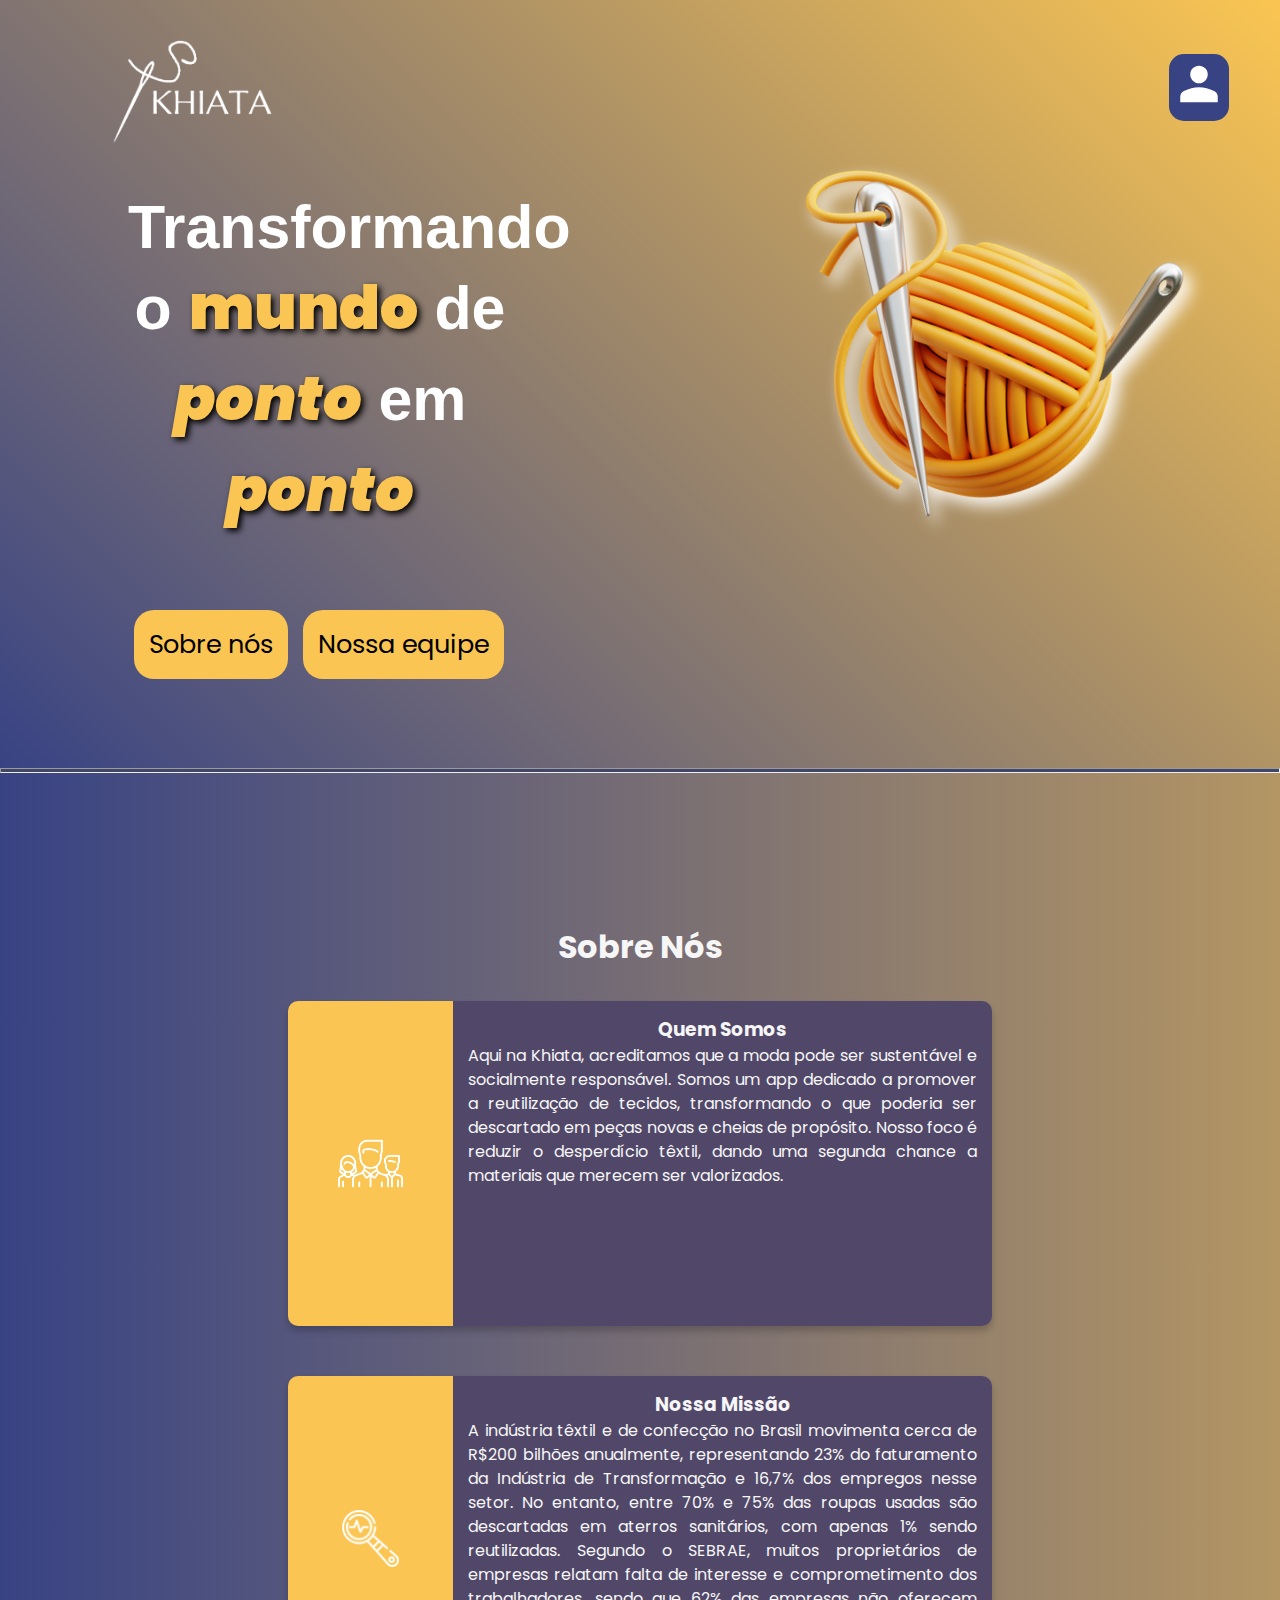
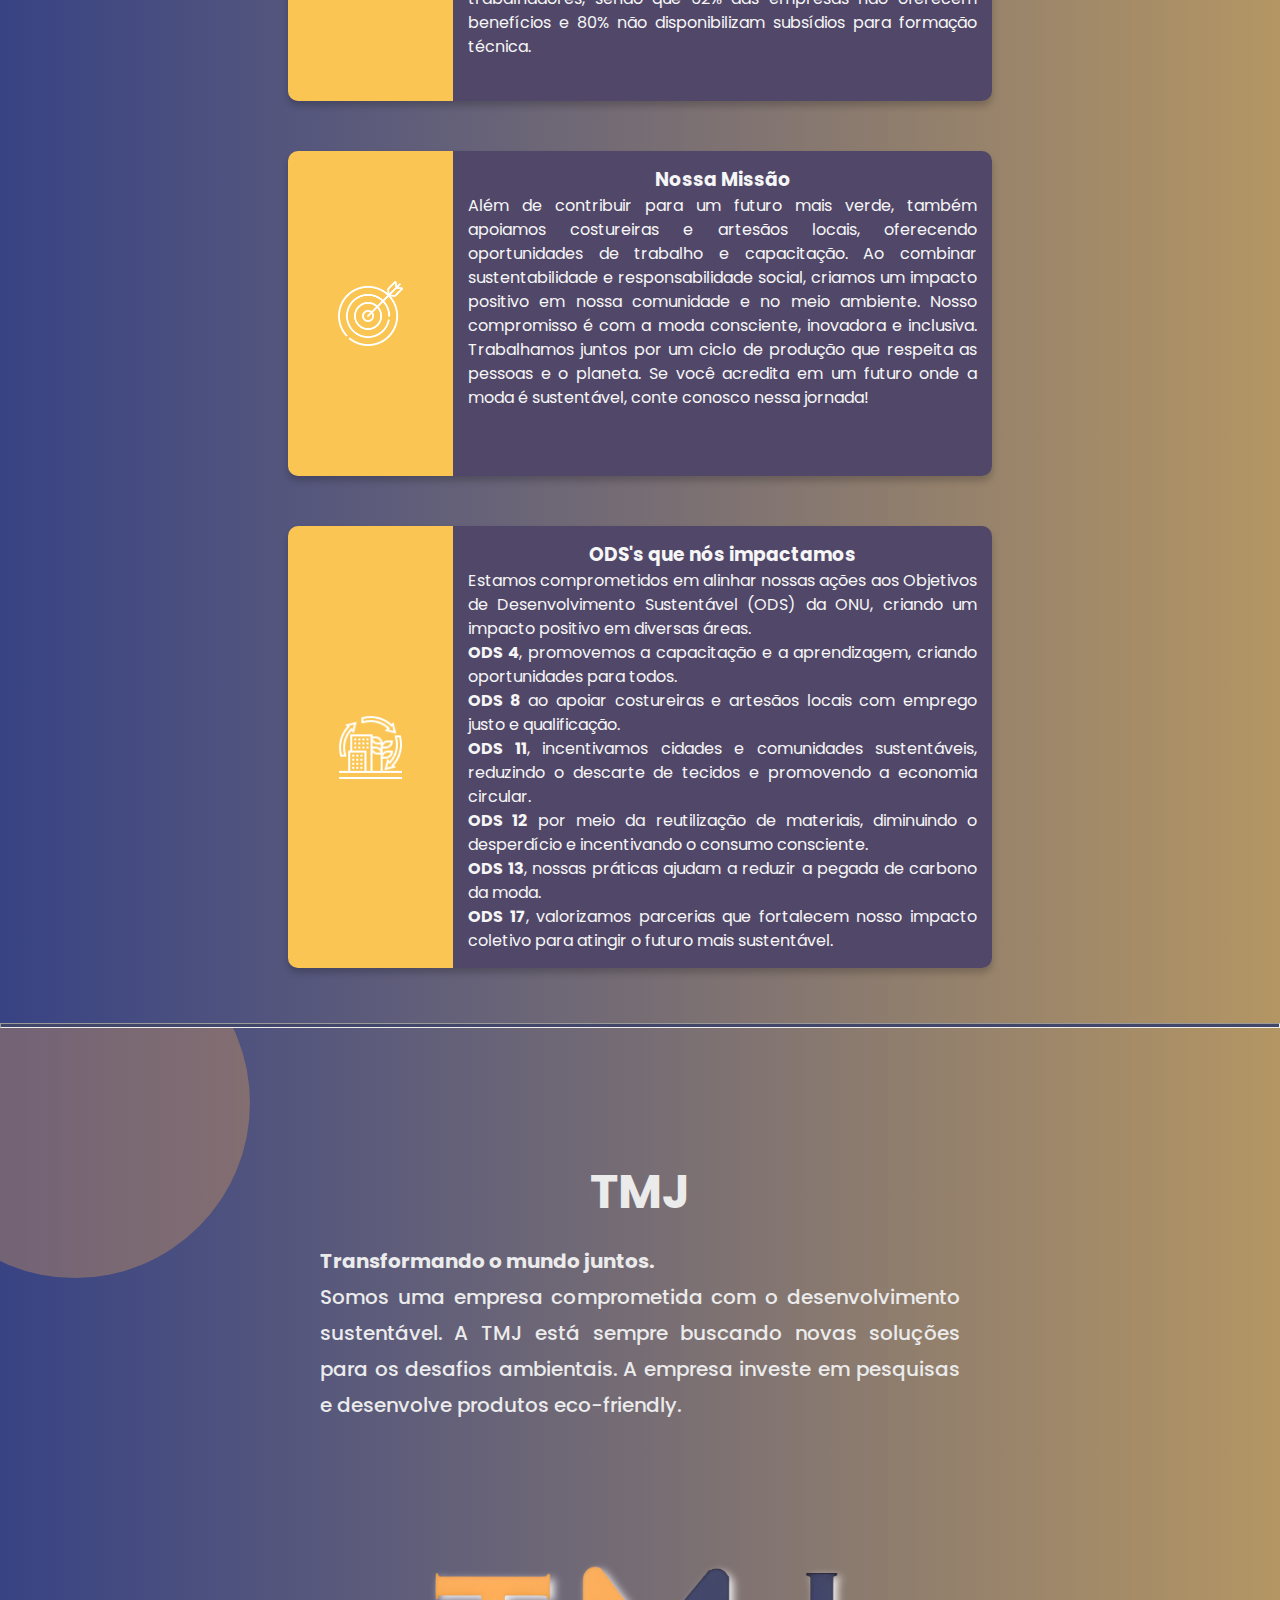
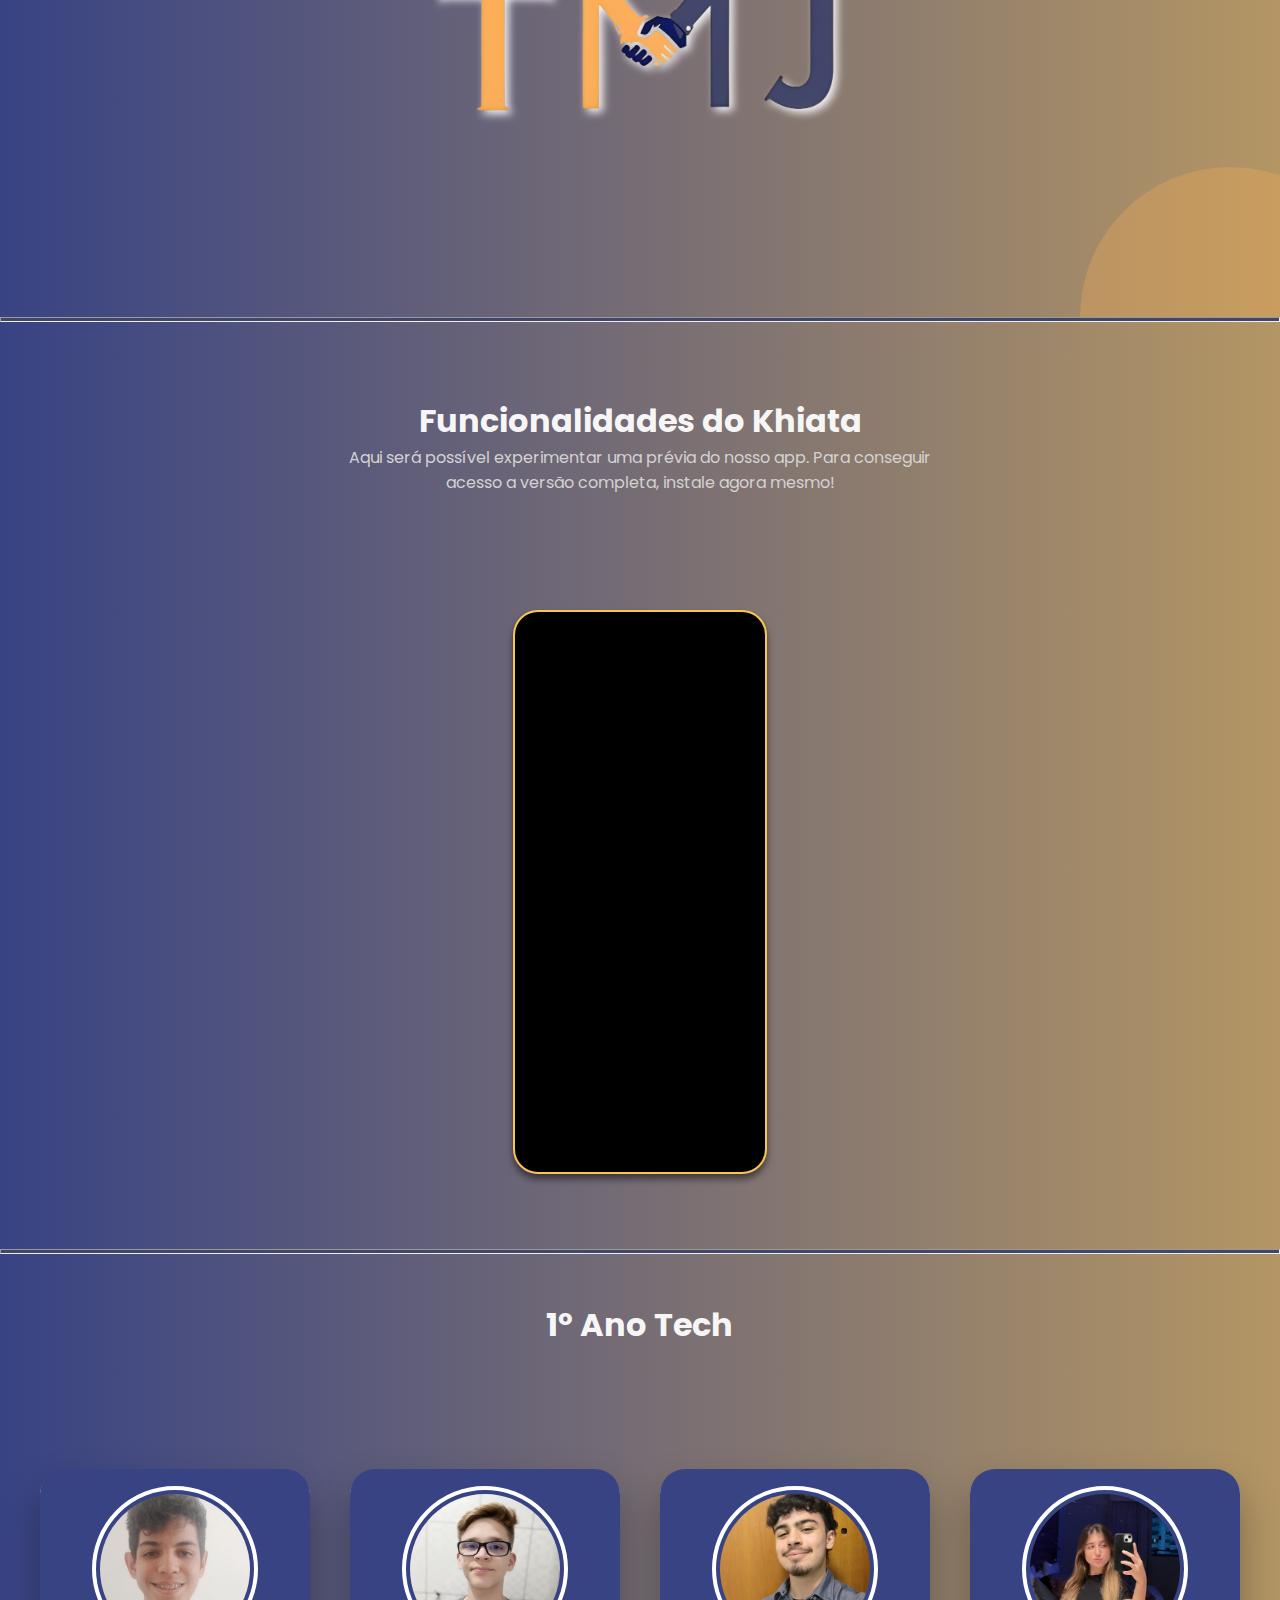
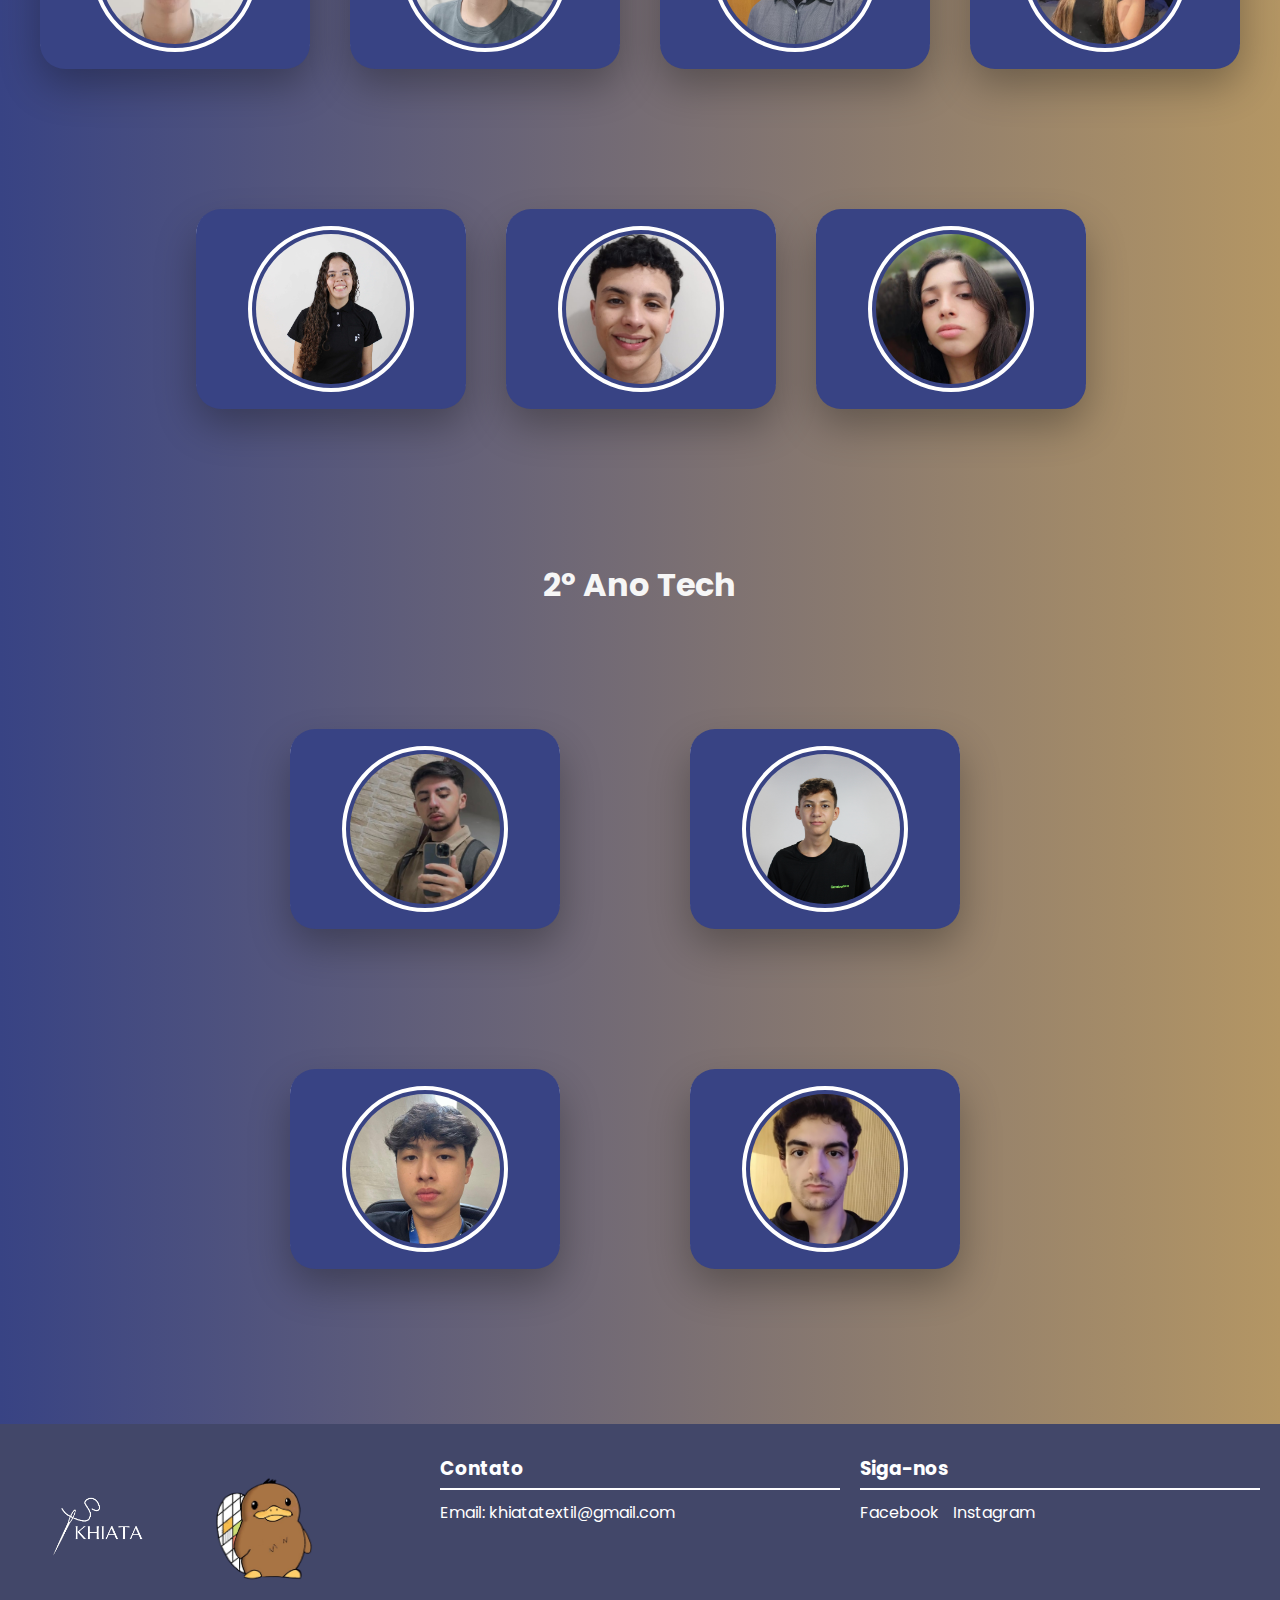
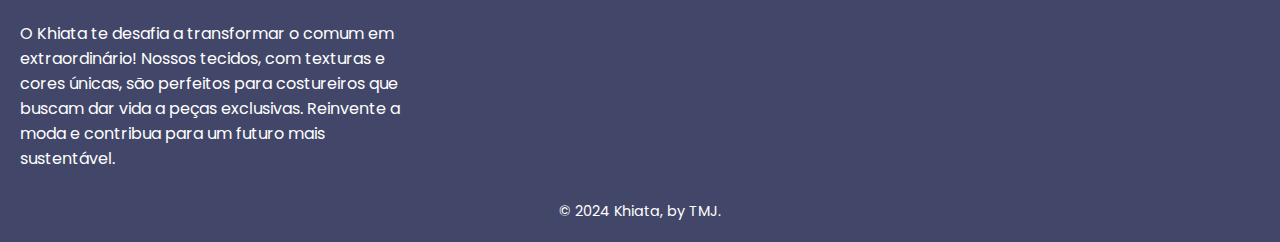
<file: index.html>
<!DOCTYPE html>
<html lang="pt-br">
<head>
    <meta charset="UTF-8">
    <meta name="viewport" content="width=device-width, initial-scale=1.0">
    <link rel="stylesheet" href="style.css">
    <title>Landing Page</title>
</head>
<body>

    


    <div class="conteudo-principal">

        <a href="#" class="login">
            <img src="assets/pessoa.svg" alt="">
        </a>

        <div class="texto">
            <div class="logo">
                <img src="assets/LogoKhiata_branco.png" alt="">
            </div>

            <div class="conteudo">
                <h1>Transformando o <strong>mundo</strong> de <em><strong>ponto</strong></em> em <em> <strong>ponto</strong></em></h1>
                <br><br><br>

                <div class="botoes">
                    <a href="#sobre">Sobre nós</a>
                    <a href="#contatos">Nossa equipe</a>
                </div>
            </div>
        </div>

        <div class="imagemPrimeiro">
            <img src="assets/imagemFrente.webp" alt="">
        </div>
    </div>
    <hr>
    <br><br><br><br><br><br>




    <div class="sobre" id="sobre">
        <h1>Sobre Nós</h1>
    </div>
    <div class="containerSobre">
        <!-- Caixa com informações sobre quem somos -->
        <div class="caixa">
            <div class="icone">
                <img src="assets/quemSomos.png" alt="Quem Somos">
            </div>
            <div class="text">
                <h3>Quem Somos</h3>
                <p>
                    Aqui na Khiata, acreditamos que a moda pode ser sustentável e socialmente responsável.
                    Somos um app dedicado a promover a reutilização de tecidos, transformando o que poderia ser
                    descartado em peças novas e cheias de propósito.
                    Nosso foco é reduzir o desperdício têxtil, dando uma segunda chance a materiais que merecem ser
                    valorizados.
                </p>
            </div>
        </div>
        <!-- Caixa com informações sobre a missão -->
        <div class="caixa">
            <div class="icone">
                <img src="assets/nossasCausas.png" alt="Nossa Missão">
            </div>
            <div class="text">
                <h3>Nossa Missão</h3>
                <p>
                    A indústria têxtil e de confecção no Brasil movimenta cerca de R$200 bilhões anualmente,
                    representando 23% do faturamento da Indústria de Transformação e 16,7% dos empregos nesse setor.
                    No entanto, entre 70% e 75% das roupas usadas são descartadas em aterros sanitários, com apenas
                    1%
                    sendo reutilizadas.
                    Segundo o SEBRAE, muitos proprietários de empresas relatam falta de interesse e comprometimento
                    dos
                    trabalhadores,
                    sendo que 62% das empresas não oferecem benefícios e 80% não disponibilizam subsídios para
                    formação
                    técnica.
                </p>
            </div>
        </div>
        <!-- Outra seção sobre a missão, repetida para mais detalhes -->
        <div class="caixa">
            <div class="icone">
                <img src="assets/nossaMissao.png" alt="Nossa Missão">
            </div>
            <div class="text">
                <h3>Nossa Missão</h3>
                <p>
                    Além de contribuir para um futuro mais verde, também apoiamos costureiras e artesãos locais,
                    oferecendo oportunidades de trabalho e capacitação. Ao combinar sustentabilidade e
                    responsabilidade
                    social,
                    criamos um impacto positivo em nossa comunidade e no meio ambiente.
                    Nosso compromisso é com a moda consciente, inovadora e inclusiva.
                    Trabalhamos juntos por um ciclo de produção que respeita as pessoas e o planeta.
                    Se você acredita em um futuro onde a moda é sustentável, conte conosco nessa jornada!
                </p>
            </div>
        </div>
        <!-- Seção sobre as ODS que a empresa impacta -->
        <div class="caixa">
            <div class="icone">
                <img src="assets/Ods's.png" alt="Ods's que nós impactamos">
            </div>
            <div class="text">
                <h3>ODS's que nós impactamos</h3>
                <p>
                    Estamos comprometidos em alinhar nossas ações aos Objetivos de Desenvolvimento Sustentável (ODS)
                    da ONU, criando um impacto positivo em diversas áreas.
                <ul>
                    <li>
                        <strong>ODS 4</strong>, promovemos a capacitação e a aprendizagem, criando oportunidades para
                        todos.
                    </li>
                    <li>
                        <strong>ODS 8</strong> ao apoiar costureiras e artesãos locais com emprego
                        justo e qualificação.
                    </li>
                    <li>
                        <strong>ODS 11</strong>, incentivamos cidades e comunidades sustentáveis, reduzindo o
                        descarte de tecidos e promovendo a economia circular.
                    </li>
                    <li>
                        <strong>ODS 12</strong> por meio da reutilização de materiais, diminuindo o
                        desperdício e incentivando o consumo consciente.
                    </li>
                    <li>
                        <strong>ODS 13</strong>, nossas práticas ajudam a reduzir a pegada de carbono da moda.
                    </li>
                    <li>
                        <strong>ODS 17</strong>, valorizamos parcerias que fortalecem nosso impacto
                        coletivo para atingir o futuro mais sustentável.
                    </li>
                </ul>
                </p>
            </div>
        </div>
    </div>
    <br>
    <hr>
    <!-- Seção de Projetos / Nossa Empresa -->
    <div class="projetos" id="empresa">
        <div class="bolaKhiata">
            <div class="title__about">
                <h2></h2>
            </div>
            <div class="contentTMJ">
                <div class="left">
                    <div class="title__about">
                        <h2>TMJ</h2>
                    </div>
                    <p id="sobreKhiata">
                        <strong>Transformando o mundo juntos.</strong><br>
                        Somos uma empresa comprometida com o desenvolvimento sustentável.
                        A TMJ está sempre buscando novas soluções para os desafios ambientais.
                        A empresa investe em pesquisas e desenvolve produtos eco-friendly.
                    </p>
                </div>

                <div class="right">
                    <img src="assets/TMJlogo.png" alt="">
                </div>

                
            </div>
        </div>
    </div>

    <hr>
    <br><br><br>
    <div class="funcionalidade">
        <div class="texto">
            <h1>Funcionalidades do Khiata</h1>
            <p>Aqui será possível experimentar uma prévia do nosso app. Para conseguir acesso a versão completa, instale agora mesmo!</p>
        </div>
        
        <div class="phone-screen phone-interactive">
            <iframe width="250px" height="610px"
                src="https://embed.figma.com/proto/tv9Q5z0XLS5Z1Wj0OPOx7K/Prot%C3%B3tipo-Teste?node-id=21-544&node-type=canvas&scaling=scale-down-width&content-scaling=fixed&page-id=0%3A1&starting-point-node-id=21%3A536&hotspot-hints=0&embed-host=share&hide-ui=1"
                allowfullscreen></iframe>
        </div>
    </div>
    <br><br><br>
    <hr class="esconderLinha">
    <br>




    <!-- ------------------------------------------------------------------------------------------------- -->
    <!-- CARDS -->
        <!-- COMEÇANDO CARDS -->
    <div class="bodycard" id="contatos">
        <div class="all_cards">
            <div class="title1card">1º Ano Tech</div>
            <!-- card 1 -->
            <div class="container_card1"> <!-- mudar -->
                <div class="card card_1">
                    <div class="contentcard ">
                        <div class="imagem">
                            <img src="assets/caio.jpg" alt="Pessoa">
                        </div>
                    </div>
                </div>
                <div class="card card1_2">
                    <div class="mais1"></div><!-- mudar -->
                    <div class="contentcard ">
                        <h3>Caio de Oliveira</h3>
                        <h4>Desenvolvedor WEB - Front-end</h4>
                    </div>
                </div>

                <div class="popup" id="popup1">
                    <div class="popup-content">
                        <span class="close-btn" id="closePopup1">&times;</span>
                        <div class="popup-header">
                        </div>
                        <div class="popup-body">
                            <div class="popup-left">
                                <img src="assets/caio.jpg" alt="Foto da Pessoa 1" class="modal-img">
                                <Atua class="popup-desc">
                                    Estudante do Germinare Tech - Desenvolvedor do app Khiata - Pretende seguir ramo de
                                    Análise
                                    de Dados.Atua na área de desenvolvimento do site, também na parte de lógica de
                                    programação.
                                    </p>
                            </div>
                            <div class="popup-right">
                                <p><strong>Idade:</strong> 16</p>
                                <p><strong>Gênero:</strong> Masculino</p>
                                <p><strong>Telefone:</strong> (11) 98485-8093</p>
                                <p><strong>E-mail:</strong> caio.garcia@germinare.org.br</p>
                                <p><strong>Função:</strong> Desenvolvedor do site</p>
                                <p>
                                    <strong>Descrição da Função:</strong> Responsável por
                                    desenvolver o site, principalemnte na área de cards.
                                </p>
                            </div>
                        </div>
                    </div>
                </div>
            </div>
            <!-- fazendo outros cards precisa: fazer o grid dessa bomba com 4x3 -->
            <!-- div do all cards e conteiner -->

            <!-- ------------------------------------------------------------------------------------------------------------------------------------------------- -->
            <!-- precisa modificar de card em card o conteiner card.card_2 popup closepopup -->
            <!-- ------------------------------------------------------------------------------------------------------------------------------------------------- -->
            <!-- card 2 -->
            <div class="container_card2"> <!-- mudar -->
                <div class="card card_1">
                    <div class="contentcard ">
                        <div class="imagem">
                            <img src="assets/inacio.jpg" alt="Pessoa">
                        </div>
                    </div>
                </div>
                <div class="card card2_2">
                    <div class="mais2"></div>
                    <div class="contentcard ">
                        <h3>Filipi Inácio</h3>
                        <h4>Desenvolvedor WEB - Front-end</h4>
                    </div>
                </div>
                <div class="popup" id="popup2">
                    <div class="popup-content">
                        <span class="close-btn" id="closePopup2">&times;</span>
                        <div class="popup-header">
                        </div>
                        <div class="popup-body">
                            <div class="popup-left">
                                <img src="assets/inacio.jpg" alt="Foto da Pessoa 2" class="modal-img">
                                <p class="popup-desc">
                                    Estudante do Germinare Tech - Desenvolvedor do app Khiata -
                                    Pretende seguir ramo de Desenvolvedor de Sistemas.
                                    Atua na área de desenvolvimento do site e também na área de
                                    programação orientada à objetos.
                                </p>
                            </div>
                            <div class="popup-right">
                                <p><strong>Idade:</strong> 16</p>
                                <p><strong>Gênero:</strong> Masculino</p>
                                <p><strong>Telefone:</strong> (11) 97597-7141</p>
                                <p><strong>E-mail:</strong> filipi.inacio@germinare.org.br</p>
                                <p><strong>Função:</strong> Desenvolvedor web</p>
                                <p>
                                    <strong>Descrição da Função:</strong> Responsável por ideias,
                                    criação e montagem das páginas web do projeto.
                                </p>
                            </div>
                        </div>
                    </div>
                </div>
            </div>
            <!-- ------------------------------------------------------------------------------------------------------------------------------------------------- -->
            <!-- precisa modificar de card em card o conteiner card.card_2 popup closepopup -->
            <!-- ------------------------------------------------------------------------------------------------------------------------------------------------- -->
            <!-- card 3 -->
            <div class="container_card3"> <!-- mudar -->
                <div class="card card_1">
                    <div class="contentcard ">
                        <div class="imagem">
                            <img src="assets/teixeirafoto.jpeg" alt="Pessoa">
                        </div>
                    </div>
                </div>
                <div class="card card3_2">
                    <div class="mais3"></div>
                    <div class="contentcard ">
                        <h3>Gabriel Teixeira</h3>
                        <h4>Developer - Back-end</h4>
                    </div>
                </div>
                <div class="popup" id="popup3">
                    <div class="popup-content">
                        <span class="close-btn" id="closePopup3">&times;</span>
                        <div class="popup-header">
                        </div>
                        <div class="popup-body">
                            <div class="popup-left">
                                <img src="assets/teixeirafoto.jpeg" alt="Foto da Pessoa 3" class="modal-img">
                                <p class="popup-desc">
                                    Estudante do Germinare Tech - Desenvolvedor do app Khiata -
                                    Pretende seguir ramo de Análise de Dados.
                                    Atua na área de banco de dados do app e site, na área de
                                    programação orientada à objetos e também de desenvolvimento do
                                    site.
                                </p>
                            </div>
                            <div class="popup-right">
                                <p><strong>Idade:</strong> 15</p>
                                <p><strong>Gênero:</strong> Masculino</p>
                                <p><strong>Telefone:</strong> (11) 97272-1701</p>
                                <p>
                                    <strong>E-mail:</strong> gabriel.ferreira@germinare.org.br
                                </p>
                                <p><strong>Função:</strong> Developer - Back-end</p>
                                <p>
                                    <strong>Descrição da Função:</strong> Responsável por
                                    desenvolver o site, servlet e criar e atualizar/cuidar do banco de dados.
                                </p>
                            </div>
                        </div>
                    </div>
                </div>
            </div>

            <!-- ------------------------------------------------------------------------------------------------------------------------------------------------- -->
            <!-- precisa modificar de card em card o conteiner card.card_2 popup closepopup -->
            <!-- ------------------------------------------------------------------------------------------------------------------------------------------------- -->
            <!-- card 4 -->
            <div class="container_card4"> <!-- mudar -->
                <div class="card card_1">
                    <div class="contentcard ">
                        <div class="imagem">
                            <img src="assets/giovannaAndrade.png    " alt="Pessoa">
                        </div>
                    </div>
                </div>
                <div class="card card4_2">
                    <div class="mais4"></div>
                    <div class="contentcard ">
                        <h3>Giovanna Vicentim</h3>
                        <h4>Developer - Back-end</h4>
                    </div>
                </div>
                <div class="popup" id="popup4">
                    <div class="popup-content">
                        <span class="close-btn" id="closePopup4">&times;</span>
                        <div class="popup-header">
                        </div>
                        <div class="popup-body">
                            <div class="popup-left">
                                <img src="assets/giovannaAndrade.png" alt="Foto da Pessoa 4" class="modal-img">
                                <p class="popup-desc">
                                    Estudante do Germinare Tech - Desenvolvedora do app Khiata -
                                    Pretende seguir ramo de Análise de Dados.
                                    Atua na área de banco de dados do app e site, na área de
                                    programação orientada à objetos e também de desenvolvimento do
                                    site.
                                </p>
                            </div>
                            <div class="popup-right">
                                <p><strong>Idade:</strong> 16</p>
                                <p><strong>Gênero:</strong> Feminino</p>
                                <p><strong>Telefone:</strong> (11) 94951-2199</p>
                                <p><strong>E-mail:</strong> giovanna.vicentim@germinare.org.br</p>
                                <p><strong>Função:</strong> Developer - Back-end</p>
                                <p><strong>Descrição da Função:</strong> Responsável por
                                    desenvolver o site, servlet e criar e atualizar/cuidar do banco de dados.</p>
                            </div>
                        </div>
                    </div>
                </div>
            </div>

            <!-- ------------------------------------------------------------------------------------------------------------------------------------------------- -->
            <!-- precisa modificar de card em card o conteiner card.card_2 popup closepopup -->
            <!-- ------------------------------------------------------------------------------------------------------------------------------------------------ -->
            <!-- card 5 -->
            <div class="sub_cards">
                <div class="container_card5">
                    <div class="card card_1">
                        <div class="contentcard ">
                            <div class="imagem">
                                <img src="assets/LauraTavora.jpg" alt="Pessoa">
                            </div>
                        </div>
                    </div>
                    <div class="card card5_2">
                        <div class="mais5"></div>
                        <div class="contentcard ">
                            <h3>Laura Tavora</h3>
                            <h4>Desenvolvedor WEB - Front-end</h4>
                        </div>
                    </div>
                    <div class="popup" id="popup5">
                        <div class="popup-content">
                            <span class="close-btn" id="closePopup5">&times;</span>
                            <div class="popup-header">
                            </div>
                            <div class="popup-body">
                                <div class="popup-left">
                                    <img src="assets/LauraTavora.jpg" alt="Foto da Pessoa 5" class="modal-img">
                                    <p class="popup-desc">
                                        Estudante do Germinare Tech - Desenvolvedora do app Khiata -
                                    Pretende seguir ramo de Desenvolvedor de Sistemas.
                                    Atua na área de desenvolvimento do site.
                                    </p>
                                </div>
                                <div class="popup-right">
                                    <p><strong>Idade:</strong> 16</p>
                                    <p><strong>Gênero:</strong> Feminino</p>
                                    <p><strong>Telefone:</strong> (11) 97776-0294</p>
                                    <p><strong>E-mail:</strong> laura.tavora@germinare.org.br</p>
                                    <p><strong>Função:</strong> Desenvolvedora WEB</p>
                                    <p><strong>Descrição da Função: </strong> Responsável por ideias,
                                        criação e montagem das páginas web do projeto. </p>
                                </div>
                            </div>
                        </div>
                    </div>
                </div>
                <!-- ------------------------------------------------------------------------------------------------------------------------------------------------- -->
                <!-- precisa modificar de card em card o conteiner card.card_2 popup closepopup -->
                <!-- ------------------------------------------------------------------------------------------------------------------------------------------------- -->
                <!-- card 6 -->
                <div class="container_card6">
                    <div class="card card_1">
                        <div class="contentcard ">
                            <div class="imagem">
                                <img src="assets/rafael.jpg" alt="Pessoa">
                            </div>
                        </div>
                    </div>
                    <div class="card card6_2">
                        <div class="mais6"></div>
                        <div class="contentcard ">
                            <h3>Rafael Cruz</h3>
                            <h4>Gestor de projetos</h4>

                        </div>
                    </div>
                    <div class="popup" id="popup6">
                        <div class="popup-content">
                            <span class="close-btn" id="closePopup6">&times;</span>
                            <div class="popup-header">
                            </div>
                            <div class="popup-body">
                                <div class="popup-left">
                                    <img src="assets/rafael.jpg" alt="Foto da Pessoa 6" class="modal-img">
                                    <p class="popup-desc">
                                        Estudante do Germinare Tech - Desenvolvedor do app Khiata -
                                    Pretende seguir ramo de Desenvolvedor de Sistemas.
                                    Atua na área de gerenciamento do projeto, utilizando planilhas do EXCEL.
                                    </p>
                                </div>
                                <div class="popup-right">
                                    <p><strong>Idade:</strong> 15</p>
                                    <p><strong>Gênero:</strong> Masculino</p>
                                    <p><strong>Telefone:</strong> (11) 95552-9102</p>
                                    <p><strong>E-mail:</strong> rafael.cruz@germinare.org.br</p>
                                    <p><strong>Função:</strong> Gerente de Projetos</p>
                                    <p><strong>Descrição da Função:</strong> Responsável por gerenciar os projetos da
                                        empresa e
                                        garantir que todos os prazos sejam cumpridos.</p>
                                </div>
                            </div>
                        </div>
                    </div>
                </div>
                <!-- ------------------------------------------------------------------------------------------------------------------------------------------------- -->
                <!-- precisa modificar de card em card o conteiner card.card_2 popup closepopup -->
                <!-- ------------------------------------------------------------------------------------------------------------------------------------------------- -->
                <!-- card 7 -->
                <div class="container_card7">
                    <div class="card card_1">
                        <div class="contentcard ">
                            <div class="imagem">
                                <img src="assets/rapha.jpg" alt="Pessoa">
                            </div>
                        </div>
                    </div>
                    <div class="card card7_2">
                        <div class="mais7"></div>
                        <div class="contentcard ">
                            <h3>Raphaela Maria de Souza Gomes</h3>
                            <h4>Desenvolvedor WEB</h4>

                        </div>
                    </div>
                    <div class="popup" id="popup7">
                        <div class="popup-content">
                            <span class="close-btn" id="closePopup7">&times;</span>
                            <div class="popup-header">
                            </div>
                            <div class="popup-body">
                                <div class="popup-left">
                                    <img src="assets/rapha.jpg  " alt="Foto da Pessoa 7" class="modal-img">
                                    <p class="popup-desc">
                                        Estudante do Germinare Tech - Desenvolvedora do app Khiata -
                                        Pretende seguir ramo de Desenvolvedor de Sistemas.
                                        Atua na área de desenvolvimento do site.
                                    </p>
                                </div>
                                <div class="popup-right">
                                    <p><strong>Idade:</strong> 16</p>
                                    <p><strong>Gênero:</strong> Feminino</p>
                                    <p><strong>Telefone:</strong> (11) 98754-3080</p>
                                    <p><strong>E-mail:</strong> raphaela.gomes@germinare.org.br</p>
                                    <p><strong>Função:</strong> Gerente de Projetos</p>
                                    <p><strong>Descrição da Função:</strong> Responsável estilizar páginas 
                                                do site e também cooperação na 
                                                criação de design do App.</p>
                                </div>
                            </div>
                        </div>
                    </div>
                </div>
                <!-- ------------------------------------------------------------------------------------------------------------------------------------------------- -->
            </div>
            <!-- ------------------------------------------------------------------------------------------------------------------------------------------------- -->
            <!-- ------------------------------------------------------------------------------------------------------------------------------------------------- -->
            <div class="title2card">2º Ano Tech</div>
            <!-- ------------------------------------------------------------------------------------------------------------------------------------------------- -->
            <!-- ------------------------------------------------------------------------------------------------------------------------------------------------- -->
            <!-- ------------------------------------------------------------------------------------------------------------------------------------------------- -->
            <!-- ------------------------------------------------------------------------------------------------------------------------------------------------- -->
            <!-- precisa modificar de card em card o conteiner card.card_2 popup closepopup -->
            <!-- ------------------------------------------------------------------------------------------------------------------------------------------------- -->
            <!-- card 8 -->
            <div class="container_card8">
                <div class="card card_1">
                    <div class="contentcard ">
                        <div class="imagem">
                            <img src="assets/enzoresized.jpg" alt="Pessoa">
                        </div>
                    </div>
                </div>
                <div class="card card8_2">
                    <div class="mais8"></div>
                    <div class="contentcard ">
                        <h3>Enzo Vetoretti</h3>
                        <h4>Analista de dados</h4>

                    </div>
                </div>
                <div class="popup" id="popup8">
                    <div class="popup-content">
                        <span class="close-btn" id="closePopup8">&times;</span>
                        <div class="popup-header">
                        </div>
                        <div class="popup-body">
                            <div class="popup-left">
                                <img src="assets/enzoresized.jpg
                                " alt="Foto da Pessoa 8" class="modal-img">
                                <p class="popup-desc">
                                    Está cursando Análise de Dados no Instituto JeF e cooperando na construção do aplicativo, utilizando IAs, Dashboards, etc.
                                </p>
                            </div>
                            <div class="popup-right">
                                <p><strong>Idade:</strong> 17</p>
                                <p><strong>Gênero:</strong> Masculino</p>
                                <p><strong>Telefone:</strong> (11) 97597-7141</p>
                                <p><strong>E-mail:</strong> enzo.rocha@germinare.org.br</p>
                                <p><strong>Função:</strong> Analista de Dados</p>
                                <p><strong>Descrição da Função:</strong> Responsável por cuidar dos Dashboards e das IAs.</p>
                            </div>
                        </div>
                    </div>
                </div>
            </div>

            <!-- ------------------------------------------------------------------------------------------------------------------------------------------------- -->
            <!-- precisa modificar de card em card o conteiner card.card_2 popup closepopup -->
            <!-- ------------------------------------------------------------------------------------------------------------------------------------------------- -->
            <!-- card 9 -->
            <div class="container_card9">
                <div class="card card_1">
                    <div class="contentcard ">
                        <div class="imagem">
                            <img src="assets/Inaldo Pereira Freitas (1).JPG" alt="Pessoa">
                        </div>
                    </div>
                </div>
                <div class="card card9_2">
                    <div class="mais9"></div>
                    <div class="contentcard">
                        <h3>Inaldo Pereira</h3>
                        <h4>Analista de dados</h4>

                    </div>
                </div>
                <div class="popup" id="popup9">
                    <div class="popup-content">
                        <span class="close-btn" id="closePopup9">&times;</span>
                        <div class="popup-header">
                        </div>
                        <div class="popup-body">
                            <div class="popup-left">
                                <img src="assets/Inaldo Pereira Freitas (1).JPG" alt="Foto da Pessoa 9"
                                    class="modal-img">
                                <p class="popup-desc">
                                    Está cursando Análise de Dados no Instituto JeF e cooperando na construção do aplicativo, com coisas relacionadas ao banco de dados, incluindo RPA.
                                </p>
                            </div>
                            <div class="popup-right">
                                <p><strong>Idade:</strong> 17</p>
                                <p><strong>Gênero:</strong> Masculino</p>
                                <p><strong>Telefone:</strong> (11) 98010-0556</p>
                                <p><strong>E-mail:</strong> inaldo.freitas@germinare.org.br</p>
                                <p><strong>Função:</strong> Analista de dados</p>
                                <p><strong>Descrição da Função:</strong> Cuidar de tudo relacionando ao banco de dados (RPA incluso)</p>
                            </div>
                        </div>
                    </div>
                </div>
            </div>

            <!-- ------------------------------------------------------------------------------------------------------------------------------------------------- -->
            <!-- precisa modificar de card em card o conteiner card.card_2 popup closepopup -->
            <!-- ------------------------------------------------------------------------------------------------------------------------------------------------- -->
            <!-- card 10 -->
            <div class="container_card10">
                <div class="card card_1">
                    <div class="contentcard ">
                        <div class="imagem">
                            <img src="assets/Nicolas.jpg" alt="Pessoa">
                        </div>
                    </div>
                </div>
                <div class="card card10_2">
                    <div class="mais10"></div>
                    <div class="contentcard ">
                        <h3>Nícolas Nakashima</h3>
                        <h4>Desenvolvedor WEB</h4>

                    </div>
                </div>
                <div class="popup" id="popup10">
                    <div class="popup-content">
                        <span class="close-btn" id="closePopup10">&times;</span>
                        <div class="popup-header">
                        </div>
                        <div class="popup-body">
                            <div class="popup-left">
                                <img src="assets/Nicolas.jpg" alt="Foto da Pessoa 10" class="modal-img">
                                <p class="popup-desc">
                                    Está cursando Desenvolvimento de Sistemas no Instituto JeF e cooperando na construção do aplicativo, com coisas relacionadas
                                    ao back-end do projeto.
                                </p>
                            </div>
                            <div class="popup-right">
                                <p><strong>Idade:</strong> 17</p>
                                <p><strong>Gênero:</strong> Masculino</p>
                                <p><strong>Telefone:</strong> (11) 95693-8057</p>
                                <p><strong>E-mail:</strong> nicolas.nakashima@germinare.org.br</p>
                                <p><strong>Função:</strong> Desenvolvedor de Sistemas - Back-end</p>
                                <p><strong>Descrição da Função:</strong> Responsável pelo Back-end do projeto(API), implementação dos projetos na cloud, versionamento e protection rules no github, front-end na parte web.</p>
                            </div>
                        </div>
                    </div>
                </div>
            </div>

            <!-- ------------------------------------------------------------------------------------------------------------------------------------------------- -->
            <!-- precisa modificar de card em card o conteiner card.card_2 popup closepopup -->
            <!-- ------------------------------------------------------------------------------------------------------------------------------------------------- -->
            <!-- card 11 -->
            <div class="container_card11">
                <div class="card card_1">
                    <div class="contentcard ">
                        <div class="imagem">
                            <img src="assets/heitor.jpg" alt="Pessoa">
                        </div>
                    </div>
                </div>
                <div class="card card11_2">
                    <div class="mais11"></div>
                    <div class="contentcard ">
                        <h3>Heitor Campos</h3>
                        <h4>Desenvolvedor WEB</h4>

                    </div>
                </div>
                <div class="popup" id="popup11">
                    <div class="popup-content">
                        <span class="close-btn" id="closePopup11">&times;</span>
                        <div class="popup-header">
                        </div>
                        <div class="popup-body">
                            <div class="popup-left">
                                <img src="assets/heitor.jpg" alt="Foto da Pessoa 11" class="modal-img">
                                <p class="popup-desc">
                                    Está cursando Desenvolvimento de Sistemas no Instituto JeF e cooperando na construção do aplicativo, com coisas relacionadas
                                    a design, git, etc.
                                </p>
                            </div>
                            <div class="popup-right">
                                <p><strong>Idade:</strong> 16</p>
                                <p><strong>Gênero:</strong> Masculino</p>
                                <p><strong>Telefone:</strong> (11) 99237-8347</p>
                                <p><strong>E-mail:</strong> heitor.campos@germinare.org.br</p>
                                <p><strong>Função:</strong> Desenvolvedor de Sistemas</p>
                                <p><strong>Descrição da Função:</strong> Responsável por: front mobile, design (UX) e versionamento do projeto no git.</p>
                            </div>
                        </div>
                    </div>
                </div>
            </div>
        </div><!-- div do all cards -->
    </div>
    <br><br><br><br><br><br><br>

    <footer class="site-footer">
        <div class="footer-container">
            <div class="footer">
                <img src="assets/khiata (2).png" alt="Logo do Site" class="footer-logo">
                <img src="assets/9bffe443-6526-45b1-bf0f-094869c2a828-removebg-preview.png" alt="KHIKHIZINHA" class="footer-khi"> 
                <p>O Khiata te desafia a transformar o comum em extraordinário! Nossos tecidos, com texturas e cores únicas, são perfeitos para costureiros
                     que buscam dar vida a peças exclusivas. Reinvente a moda e contribua para um futuro mais sustentável.</p>
            </div>

            <div class="footer">
                <h3>Contato</h3>
                <p>Email: <a href="mailto:khiatatextil@gmail.com">khiatatextil@gmail.com</a></p>
            </div>
                <div class="footer">
                <h3>Siga-nos</h3>
                <a href="https://facebook.com">Facebook</a>
                <a href="https://www.instagram.com/khiatatextil/">Instagram</a>
            </div>
        </div>
        <div class="footer-bottom">
            <p>&copy; 2024 Khiata, by TMJ.</p>
        </div>
    </footer>
    


        <!-- SCRIPT JAVASCRIPT -->
        <script src="script.js"></script>

    </body>
</html>
</file>
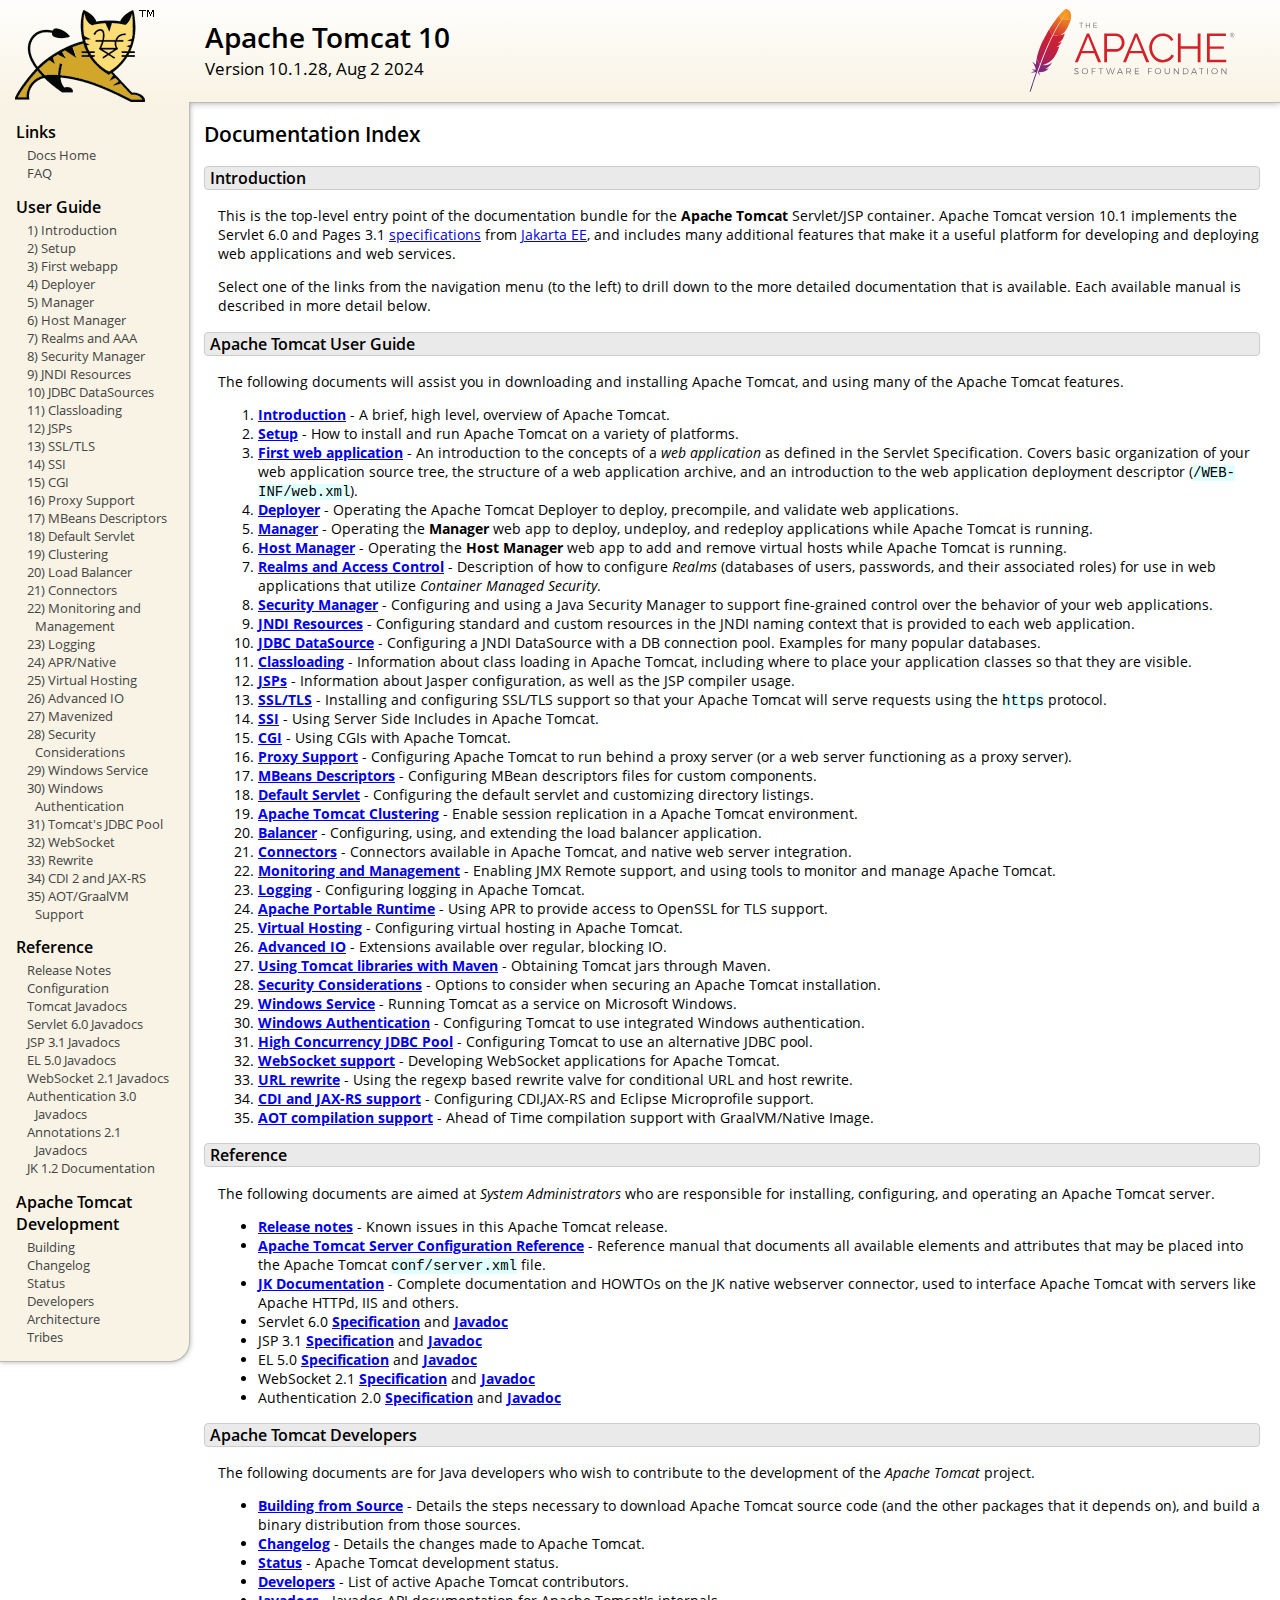
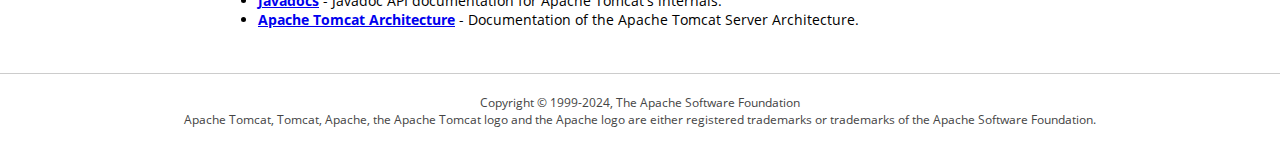
<file: Khita_Servlet/apache-tomcat-10.1.28/webapps/docs/index.html>
<!DOCTYPE html SYSTEM "about:legacy-compat">
<html lang="en"><head><META http-equiv="Content-Type" content="text/html; charset=UTF-8"><link href="./images/docs-stylesheet.css" rel="stylesheet" type="text/css"><title>Apache Tomcat 10 (10.1.28) - Documentation Index</title><meta name="author" content="Craig R. McClanahan"><meta name="author" content="Remy Maucherat"><meta name="author" content="Yoav Shapira"></head><body><div id="wrapper"><header><div id="header"><div><div><div class="logo noPrint"><a href="https://tomcat.apache.org/"><img alt="Tomcat Home" src="./images/tomcat.png"></a></div><div style="height: 1px;"></div><div class="asfLogo noPrint"><a href="https://www.apache.org/" target="_blank"><img src="./images/asf-logo.svg" alt="The Apache Software Foundation" style="width: 266px; height: 83px;"></a></div><h1>Apache Tomcat 10</h1><div class="versionInfo">
            Version 10.1.28,
            <time datetime="2024-08-02">Aug 2 2024</time></div><div style="height: 1px;"></div><div style="clear: left;"></div></div></div></div></header><div id="middle"><div><div id="mainLeft" class="noprint"><div><nav><div><h2>Links</h2><ul><li><a href="index.html">Docs Home</a></li><li><a href="https://cwiki.apache.org/confluence/display/TOMCAT/FAQ">FAQ</a></li></ul></div><div><h2>User Guide</h2><ul><li><a href="introduction.html">1) Introduction</a></li><li><a href="setup.html">2) Setup</a></li><li><a href="appdev/index.html">3) First webapp</a></li><li><a href="deployer-howto.html">4) Deployer</a></li><li><a href="manager-howto.html">5) Manager</a></li><li><a href="host-manager-howto.html">6) Host Manager</a></li><li><a href="realm-howto.html">7) Realms and AAA</a></li><li><a href="security-manager-howto.html">8) Security Manager</a></li><li><a href="jndi-resources-howto.html">9) JNDI Resources</a></li><li><a href="jndi-datasource-examples-howto.html">10) JDBC DataSources</a></li><li><a href="class-loader-howto.html">11) Classloading</a></li><li><a href="jasper-howto.html">12) JSPs</a></li><li><a href="ssl-howto.html">13) SSL/TLS</a></li><li><a href="ssi-howto.html">14) SSI</a></li><li><a href="cgi-howto.html">15) CGI</a></li><li><a href="proxy-howto.html">16) Proxy Support</a></li><li><a href="mbeans-descriptors-howto.html">17) MBeans Descriptors</a></li><li><a href="default-servlet.html">18) Default Servlet</a></li><li><a href="cluster-howto.html">19) Clustering</a></li><li><a href="balancer-howto.html">20) Load Balancer</a></li><li><a href="connectors.html">21) Connectors</a></li><li><a href="monitoring.html">22) Monitoring and Management</a></li><li><a href="logging.html">23) Logging</a></li><li><a href="apr.html">24) APR/Native</a></li><li><a href="virtual-hosting-howto.html">25) Virtual Hosting</a></li><li><a href="aio.html">26) Advanced IO</a></li><li><a href="maven-jars.html">27) Mavenized</a></li><li><a href="security-howto.html">28) Security Considerations</a></li><li><a href="windows-service-howto.html">29) Windows Service</a></li><li><a href="windows-auth-howto.html">30) Windows Authentication</a></li><li><a href="jdbc-pool.html">31) Tomcat's JDBC Pool</a></li><li><a href="web-socket-howto.html">32) WebSocket</a></li><li><a href="rewrite.html">33) Rewrite</a></li><li><a href="cdi.html">34) CDI 2 and JAX-RS</a></li><li><a href="graal.html">35) AOT/GraalVM Support</a></li></ul></div><div><h2>Reference</h2><ul><li><a href="RELEASE-NOTES.txt">Release Notes</a></li><li><a href="config/index.html">Configuration</a></li><li><a href="api/index.html">Tomcat Javadocs</a></li><li><a href="servletapi/index.html">Servlet 6.0 Javadocs</a></li><li><a href="jspapi/index.html">JSP 3.1 Javadocs</a></li><li><a href="elapi/index.html">EL 5.0 Javadocs</a></li><li><a href="websocketapi/index.html">WebSocket 2.1 Javadocs</a></li><li><a href="jaspicapi/index.html">Authentication 3.0 Javadocs</a></li><li><a href="annotationapi/index.html">Annotations 2.1 Javadocs</a></li><li><a href="https://tomcat.apache.org/connectors-doc/">JK 1.2 Documentation</a></li></ul></div><div><h2>Apache Tomcat Development</h2><ul><li><a href="building.html">Building</a></li><li><a href="changelog.html">Changelog</a></li><li><a href="https://cwiki.apache.org/confluence/display/TOMCAT/Tomcat+Versions">Status</a></li><li><a href="developers.html">Developers</a></li><li><a href="architecture/index.html">Architecture</a></li><li><a href="tribes/introduction.html">Tribes</a></li></ul></div></nav></div></div><div id="mainRight"><div id="content"><h2>Documentation Index</h2><h3 id="Introduction">Introduction</h3><div class="text">

<p>This is the top-level entry point of the documentation bundle for the
<strong>Apache Tomcat</strong> Servlet/JSP container.  Apache Tomcat version
10.1 implements the Servlet 6.0 and Pages 3.1
<a href="https://cwiki.apache.org/confluence/display/TOMCAT/Specifications">specifications</a> from
<a href="https://jakarta.ee/">Jakarta EE</a>, and includes many
additional features that make it a useful platform for developing and deploying
web applications and web services.</p>

<p>Select one of the links from the navigation menu (to the left) to drill
down to the more detailed documentation that is available.  Each available
manual is described in more detail below.</p>

</div><h3 id="Apache_Tomcat_User_Guide">Apache Tomcat User Guide</h3><div class="text">

<p>The following documents will assist you in downloading and installing
Apache Tomcat, and using many of the Apache Tomcat features.</p>

<ol>
<li><a href="introduction.html"><strong>Introduction</strong></a> - A
    brief, high level, overview of Apache Tomcat.</li>
<li><a href="setup.html"><strong>Setup</strong></a> - How to install and run
    Apache Tomcat on a variety of platforms.</li>
<li><a href="appdev/index.html"><strong>First web application</strong></a>
    - An introduction to the concepts of a <em>web application</em> as defined
    in the Servlet Specification.  Covers basic organization of your web application
    source tree, the structure of a web application archive, and an
    introduction to the web application deployment descriptor
    (<code>/WEB-INF/web.xml</code>).</li>
<li><a href="deployer-howto.html"><strong>Deployer</strong></a> -
    Operating the Apache Tomcat Deployer to deploy, precompile, and validate web
    applications.</li>
<li><a href="manager-howto.html"><strong>Manager</strong></a> -
    Operating the <strong>Manager</strong> web app to deploy, undeploy, and
    redeploy applications while Apache Tomcat is running.</li>
<li><a href="host-manager-howto.html"><strong>Host Manager</strong></a> -
    Operating the <strong>Host Manager</strong> web app to add and remove
    virtual hosts while Apache Tomcat is running.</li>
<li><a href="realm-howto.html"><strong>Realms and Access Control</strong></a>
    - Description of how to configure <em>Realms</em> (databases of users,
    passwords, and their associated roles) for use in web applications that
    utilize <em>Container Managed Security</em>.</li>
<li><a href="security-manager-howto.html"><strong>Security Manager</strong></a>
    - Configuring and using a Java Security Manager to
    support fine-grained control over the behavior of your web applications.
    </li>
<li><a href="jndi-resources-howto.html"><strong>JNDI Resources</strong></a>
    - Configuring standard and custom resources in the JNDI naming context
    that is provided to each web application.</li>
<li><a href="jndi-datasource-examples-howto.html">
    <strong>JDBC DataSource</strong></a>
    - Configuring a JNDI DataSource with a DB connection pool.
    Examples for many popular databases.</li>
<li><a href="class-loader-howto.html"><strong>Classloading</strong></a>
    - Information about class loading in Apache Tomcat, including where to place
    your application classes so that they are visible.</li>
<li><a href="jasper-howto.html"><strong>JSPs</strong></a>
    - Information about Jasper configuration, as well as the JSP compiler
    usage.</li>
<li><a href="ssl-howto.html"><strong>SSL/TLS</strong></a> -
    Installing and configuring SSL/TLS support so that your Apache Tomcat will
    serve requests using the <code>https</code> protocol.</li>
<li><a href="ssi-howto.html"><strong>SSI</strong></a> -
    Using Server Side Includes in Apache Tomcat.</li>
<li><a href="cgi-howto.html"><strong>CGI</strong></a> -
    Using CGIs with Apache Tomcat.</li>
<li><a href="proxy-howto.html"><strong>Proxy Support</strong></a> -
    Configuring Apache Tomcat to run behind a proxy server (or a web server
    functioning as a proxy server).</li>
<li><a href="mbeans-descriptors-howto.html"><strong>MBeans Descriptors</strong></a> -
    Configuring MBean descriptors files for custom components.</li>
<li><a href="default-servlet.html"><strong>Default Servlet</strong></a> -
    Configuring the default servlet and customizing directory listings.</li>
<li><a href="cluster-howto.html"><strong>Apache Tomcat Clustering</strong></a> -
    Enable session replication in a Apache Tomcat environment.</li>
<li><a href="balancer-howto.html"><strong>Balancer</strong></a> -
    Configuring, using, and extending the load balancer application.</li>
<li><a href="connectors.html"><strong>Connectors</strong></a> -
    Connectors available in Apache Tomcat, and native web server integration.</li>
<li><a href="monitoring.html"><strong>Monitoring and Management</strong></a> -
    Enabling JMX Remote support, and using tools to monitor and manage Apache Tomcat.</li>
<li><a href="logging.html"><strong>Logging</strong></a> -
    Configuring logging in Apache Tomcat.</li>
<li><a href="apr.html"><strong>Apache Portable Runtime</strong></a> -
    Using APR to provide access to OpenSSL for TLS support.</li>
<li><a href="virtual-hosting-howto.html"><strong>Virtual Hosting</strong></a> -
    Configuring virtual hosting in Apache Tomcat.</li>
<li><a href="aio.html"><strong>Advanced IO</strong></a> -
    Extensions available over regular, blocking IO.</li>
<li><a href="maven-jars.html"><strong>Using Tomcat libraries with Maven</strong></a> -
    Obtaining Tomcat jars through Maven.</li>
<li><a href="security-howto.html"><strong>Security Considerations</strong></a> -
    Options to consider when securing an Apache Tomcat installation.</li>
<li><a href="windows-service-howto.html"><strong>Windows Service</strong></a> -
    Running Tomcat as a service on Microsoft Windows.</li>
<li><a href="windows-auth-howto.html"><strong>Windows Authentication</strong></a> -
    Configuring Tomcat to use integrated Windows authentication.</li>
<li><a href="jdbc-pool.html"><strong>High Concurrency JDBC Pool</strong></a> -
    Configuring Tomcat to use an alternative JDBC pool.</li>
<li><a href="web-socket-howto.html"><strong>WebSocket support</strong></a> -
    Developing WebSocket applications for Apache Tomcat.</li>
<li><a href="rewrite.html"><strong>URL rewrite</strong></a> -
    Using the regexp based rewrite valve for conditional URL and host rewrite.</li>
<li><a href="cdi.html"><strong>CDI and JAX-RS support</strong></a> -
    Configuring CDI,JAX-RS and Eclipse Microprofile support.</li>
<li><a href="graal.html"><strong>AOT compilation support</strong></a> -
    Ahead of Time compilation support with GraalVM/Native Image.</li>
</ol>

</div><h3 id="Reference">Reference</h3><div class="text">

<p>The following documents are aimed at <em>System Administrators</em> who
are responsible for installing, configuring, and operating an Apache Tomcat server.
</p>
<ul>
<li><a href="RELEASE-NOTES.txt"><strong>Release notes</strong></a>
    - Known issues in this Apache Tomcat release.
    </li>
<li><a href="config/index.html"><strong>Apache Tomcat Server Configuration Reference</strong></a>
    - Reference manual that documents all available elements and attributes
      that may be placed into the Apache Tomcat <code>conf/server.xml</code> file.
    </li>
<li><a href="https://tomcat.apache.org/connectors-doc/index.html"><strong>JK Documentation</strong></a>
    - Complete documentation and HOWTOs on the JK native webserver connector,
      used to interface Apache Tomcat with servers like Apache HTTPd, IIS
      and others.</li>
<li>Servlet 6.0
    <a href="https://jakarta.ee/specifications/servlet/6.0/">
    <strong>Specification</strong></a> and
    <a href="https://jakarta.ee/specifications/servlet/6.0/apidocs">
    <strong>Javadoc</strong></a>
    </li>
<li>JSP 3.1
    <a href="https://jakarta.ee/specifications/pages/3.1/">
    <strong>Specification</strong></a> and
    <a href="https://jakarta.ee/specifications/pages/3.1/apidocs">
    <strong>Javadoc</strong></a>
    </li>
<li>EL 5.0
    <a href="https://jakarta.ee/specifications/expression-language/5.0/">
    <strong>Specification</strong></a> and
    <a href="https://jakarta.ee/specifications/expression-language/5.0/apidocs">
    <strong>Javadoc</strong></a>
    </li>
<li>WebSocket 2.1
    <a href="https://jakarta.ee/specifications/websocket/2.1/">
    <strong>Specification</strong></a> and
    <a href="https://jakarta.ee/specifications/websocket/2.1/apidocs">
    <strong>Javadoc</strong></a>
    </li>
<li>Authentication 2.0
    <a href="https://jakarta.ee/specifications/authentication/2.0/">
    <strong>Specification</strong></a> and
    <a href="https://jakarta.ee/specifications/authentication/2.0/apidocs">
    <strong>Javadoc</strong></a>
    </li>
</ul>

</div><h3 id="Apache_Tomcat_Developers">Apache Tomcat Developers</h3><div class="text">

<p>The following documents are for Java developers who wish to contribute to
the development of the <em>Apache Tomcat</em> project.</p>
<ul>
<li><a href="building.html"><strong>Building from Source</strong></a> -
    Details the steps necessary to download Apache Tomcat source code (and the
    other packages that it depends on), and build a binary distribution from
    those sources.
    </li>
<li><a href="changelog.html"><strong>Changelog</strong></a> - Details the
    changes made to Apache Tomcat.
    </li>
<li><a href="https://cwiki.apache.org/confluence/display/TOMCAT/Tomcat+Versions"><strong>Status</strong></a> -
    Apache Tomcat development status.
    </li>
<li><a href="developers.html"><strong>Developers</strong></a> - List of active
    Apache Tomcat contributors.
    </li>
<li><a href="api/index.html"><strong>Javadocs</strong></a>
    - Javadoc API documentation for Apache Tomcat's internals.</li>
<li><a href="architecture/index.html"><strong>Apache Tomcat Architecture</strong></a>
    - Documentation of the Apache Tomcat Server Architecture.</li>
</ul>

</div></div></div></div></div><footer><div id="footer">
    Copyright &copy; 1999-2024, The Apache Software Foundation
    <br>
    Apache Tomcat, Tomcat, Apache, the Apache Tomcat logo and the Apache logo
    are either registered trademarks or trademarks of the Apache Software
    Foundation.
    </div></footer></div></body></html>
</file>
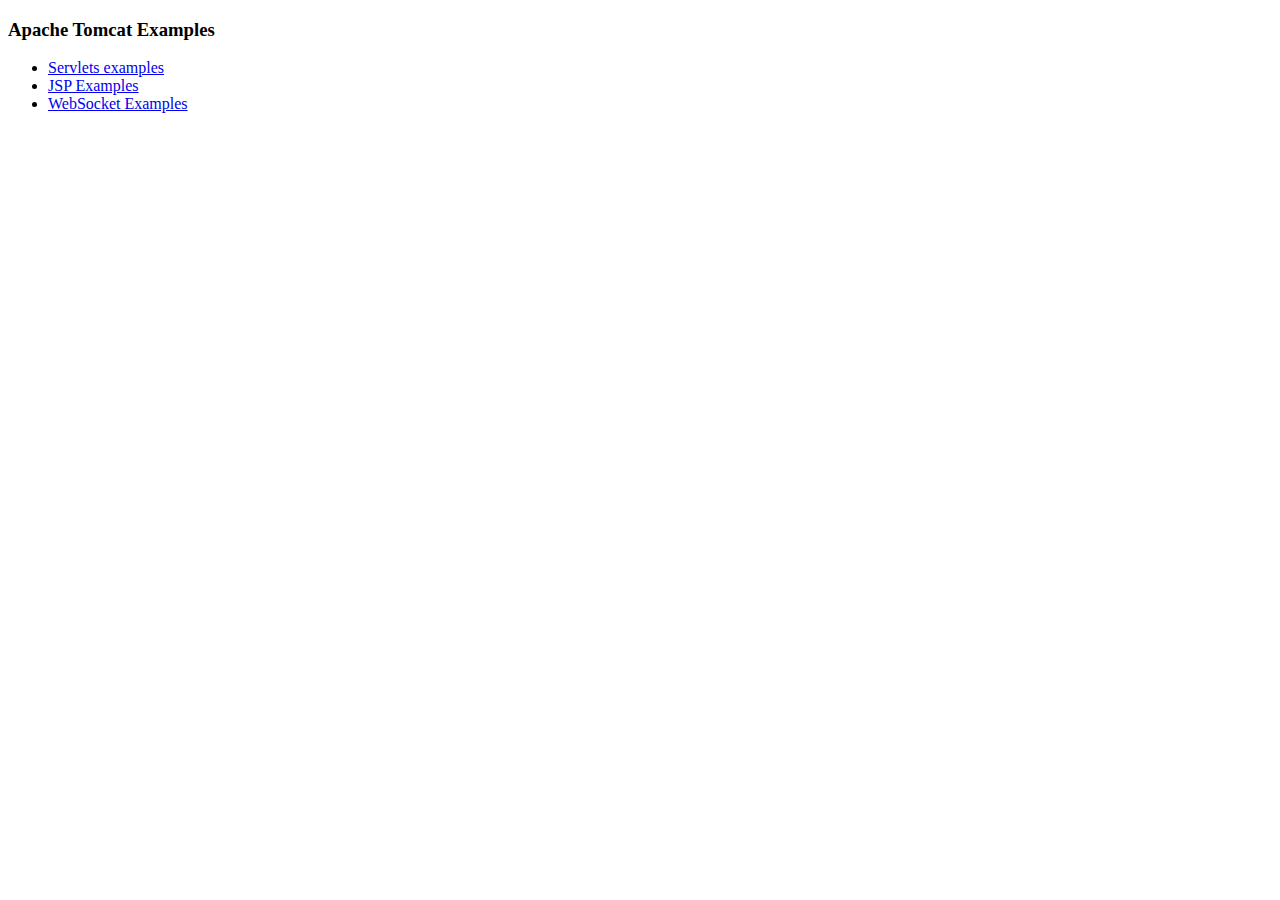
<file: Khita_Servlet/apache-tomcat-10.1.28/webapps/examples/index.html>
<!--
  Licensed to the Apache Software Foundation (ASF) under one or more
  contributor license agreements.  See the NOTICE file distributed with
  this work for additional information regarding copyright ownership.
  The ASF licenses this file to You under the Apache License, Version 2.0
  (the "License"); you may not use this file except in compliance with
  the License.  You may obtain a copy of the License at

      http://www.apache.org/licenses/LICENSE-2.0

  Unless required by applicable law or agreed to in writing, software
  distributed under the License is distributed on an "AS IS" BASIS,
  WITHOUT WARRANTIES OR CONDITIONS OF ANY KIND, either express or implied.
  See the License for the specific language governing permissions and
  limitations under the License.
-->
<!DOCTYPE HTML><html lang="en"><head>
<meta charset="UTF-8">
<title>Apache Tomcat Examples</title>
</head>
<body>
<p>
<h3>Apache Tomcat Examples</H3>
<p></p>
<ul>
<li><a href="servlets">Servlets examples</a></li>
<li><a href="jsp">JSP Examples</a></li>
<li><a href="websocket/index.xhtml">WebSocket Examples</a></li>
</ul>
</body></html>
</file>
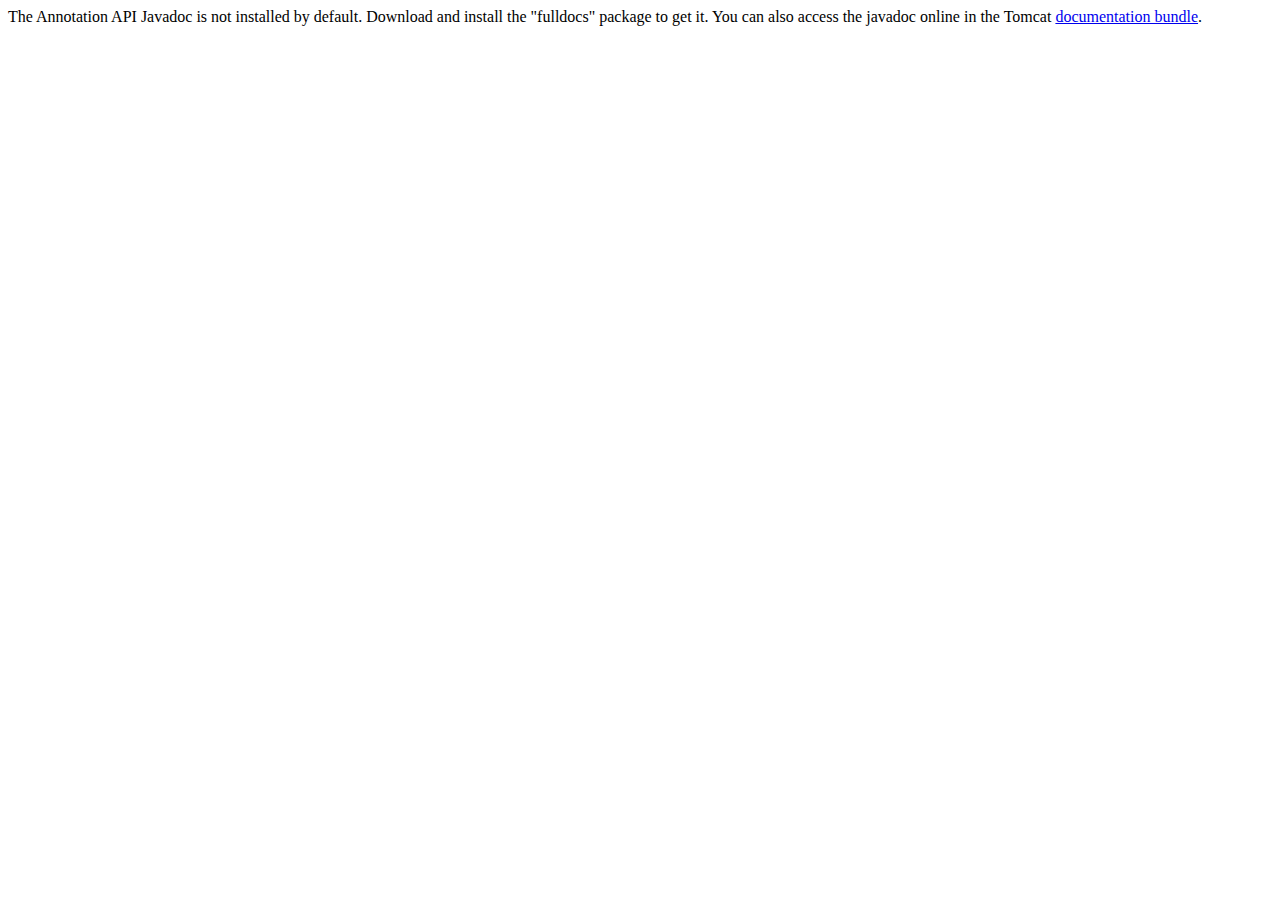
<file: Khita_Servlet/apache-tomcat-10.1.28/webapps/docs/annotationapi/index.html>
<!--
  Licensed to the Apache Software Foundation (ASF) under one or more
  contributor license agreements.  See the NOTICE file distributed with
  this work for additional information regarding copyright ownership.
  The ASF licenses this file to You under the Apache License, Version 2.0
  (the "License"); you may not use this file except in compliance with
  the License.  You may obtain a copy of the License at

      http://www.apache.org/licenses/LICENSE-2.0

  Unless required by applicable law or agreed to in writing, software
  distributed under the License is distributed on an "AS IS" BASIS,
  WITHOUT WARRANTIES OR CONDITIONS OF ANY KIND, either express or implied.
  See the License for the specific language governing permissions and
  limitations under the License.
-->
<!DOCTYPE html>
<html>
<head>
    <meta charset="UTF-8" />
    <title>API docs</title>
</head>

<body>

The Annotation API Javadoc is not installed by default. Download and install
the "fulldocs" package to get it.

You can also access the javadoc online in the Tomcat
<a href="https://tomcat.apache.org/tomcat-10.1-doc/">
    documentation bundle</a>.

</body>
</html>
</file>
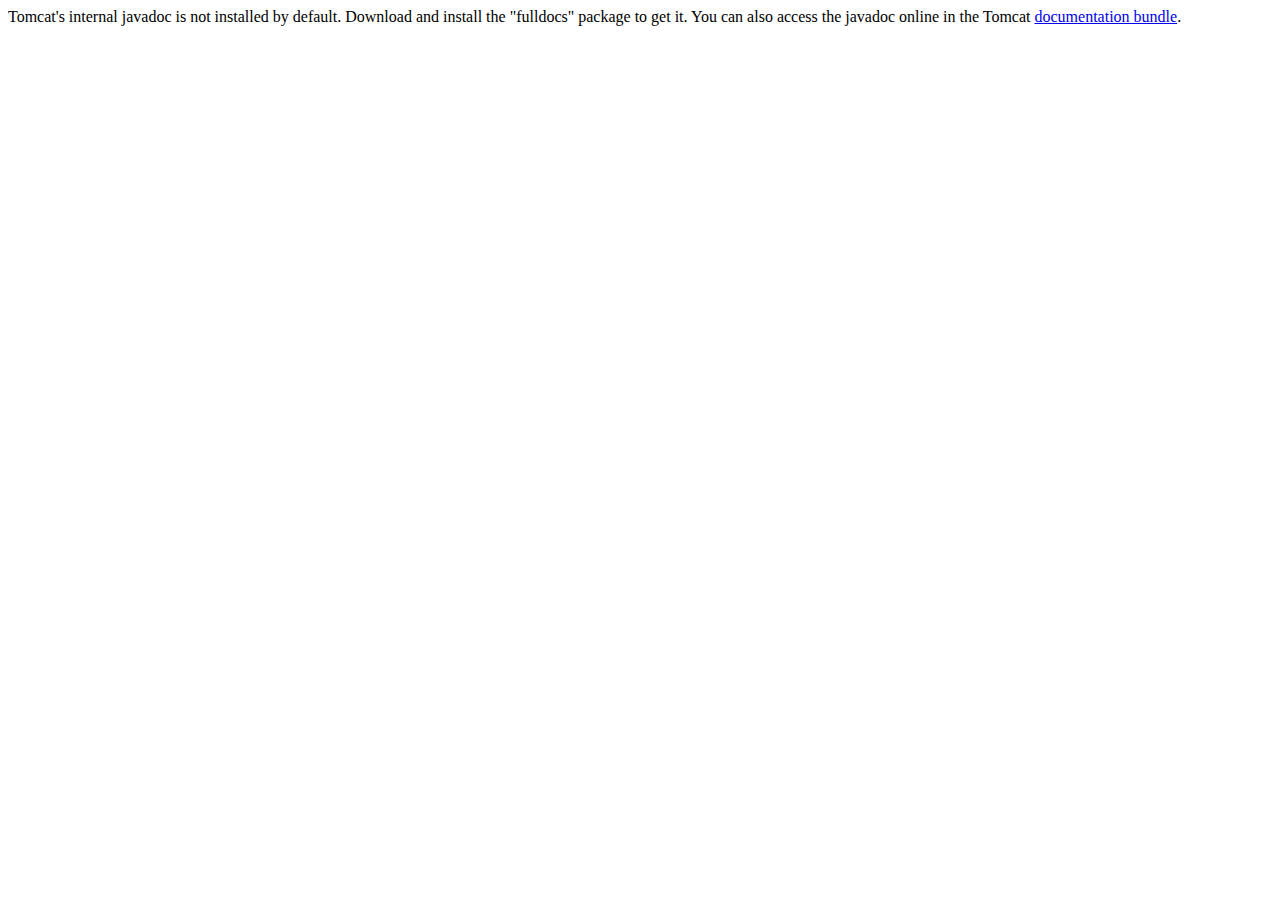
<file: Khita_Servlet/apache-tomcat-10.1.28/webapps/docs/api/index.html>
<!--
  Licensed to the Apache Software Foundation (ASF) under one or more
  contributor license agreements.  See the NOTICE file distributed with
  this work for additional information regarding copyright ownership.
  The ASF licenses this file to You under the Apache License, Version 2.0
  (the "License"); you may not use this file except in compliance with
  the License.  You may obtain a copy of the License at

      http://www.apache.org/licenses/LICENSE-2.0

  Unless required by applicable law or agreed to in writing, software
  distributed under the License is distributed on an "AS IS" BASIS,
  WITHOUT WARRANTIES OR CONDITIONS OF ANY KIND, either express or implied.
  See the License for the specific language governing permissions and
  limitations under the License.
-->
<!DOCTYPE html>
<html>
    <head>
    <meta charset="UTF-8" />
    <title>API docs</title>
</head>

<body>

Tomcat's internal javadoc is not installed by default. Download and install
the "fulldocs" package to get it.

You can also access the javadoc online in the Tomcat
<a href="https://tomcat.apache.org/tomcat-10.1-doc/">
documentation bundle</a>.

</body>
</html>
</file>
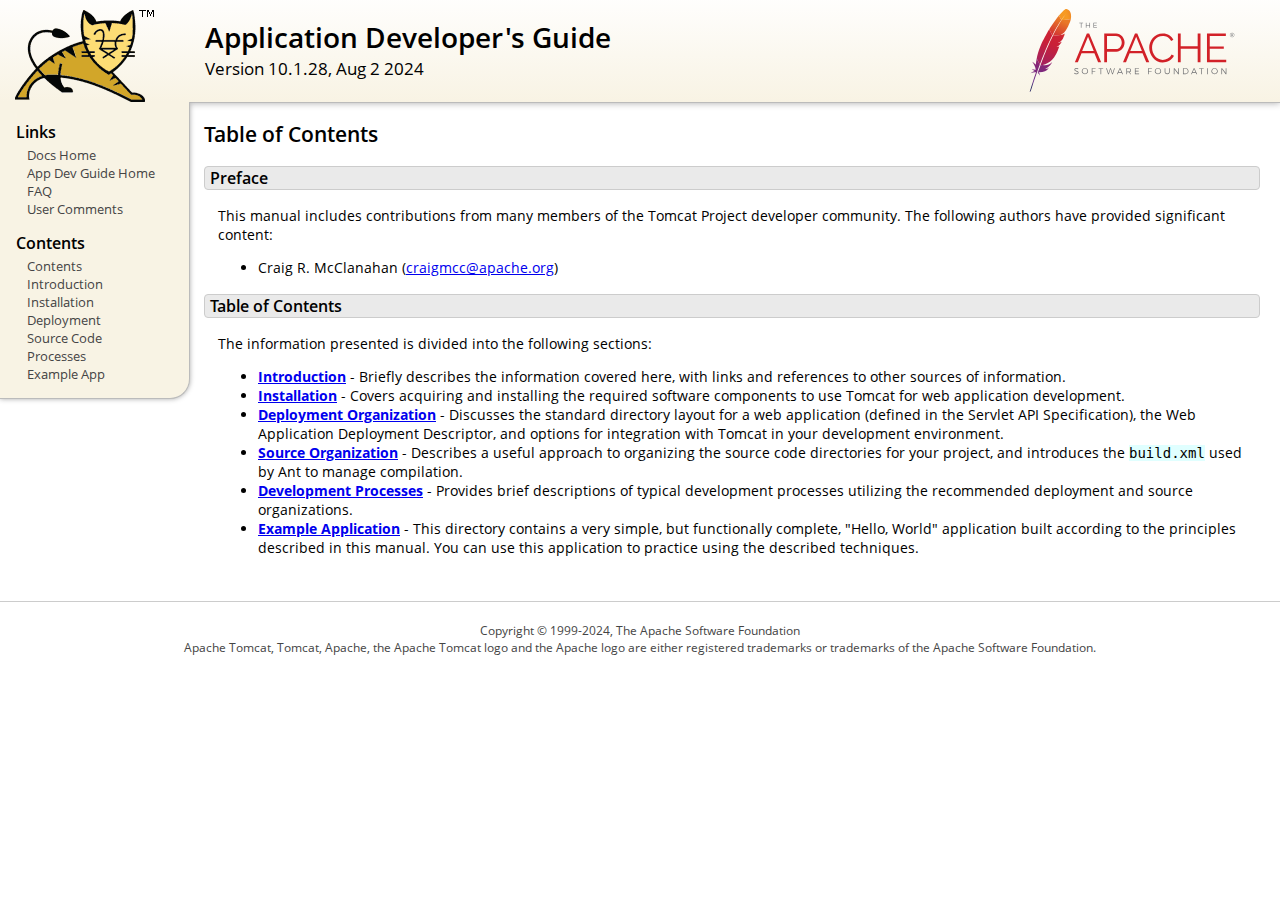
<file: Khita_Servlet/apache-tomcat-10.1.28/webapps/docs/appdev/index.html>
<!DOCTYPE html SYSTEM "about:legacy-compat">
<html lang="en"><head><META http-equiv="Content-Type" content="text/html; charset=UTF-8"><link href="../images/docs-stylesheet.css" rel="stylesheet" type="text/css"><title>Application Developer's Guide (10.1.28) - Table of Contents</title><meta name="author" content="Craig R. McClanahan"></head><body><div id="wrapper"><header><div id="header"><div><div><div class="logo noPrint"><a href="https://tomcat.apache.org/"><img alt="Tomcat Home" src="../images/tomcat.png"></a></div><div style="height: 1px;"></div><div class="asfLogo noPrint"><a href="https://www.apache.org/" target="_blank"><img src="../images/asf-logo.svg" alt="The Apache Software Foundation" style="width: 266px; height: 83px;"></a></div><h1>Application Developer's Guide</h1><div class="versionInfo">
            Version 10.1.28,
            <time datetime="2024-08-02">Aug 2 2024</time></div><div style="height: 1px;"></div><div style="clear: left;"></div></div></div></div></header><div id="middle"><div><div id="mainLeft" class="noprint"><div><nav><div><h2>Links</h2><ul><li><a href="../index.html">Docs Home</a></li><li><a href="index.html">App Dev Guide Home</a></li><li><a href="https://cwiki.apache.org/confluence/display/TOMCAT/FAQ">FAQ</a></li><li><a href="#comments_section">User Comments</a></li></ul></div><div><h2>Contents</h2><ul><li><a href="index.html">Contents</a></li><li><a href="introduction.html">Introduction</a></li><li><a href="installation.html">Installation</a></li><li><a href="deployment.html">Deployment</a></li><li><a href="source.html">Source Code</a></li><li><a href="processes.html">Processes</a></li><li><a href="sample/">Example App</a></li></ul></div></nav></div></div><div id="mainRight"><div id="content"><h2>Table of Contents</h2><h3 id="Preface">Preface</h3><div class="text">

<p>This manual includes contributions from many members of the Tomcat Project
developer community.  The following authors have provided significant content:
</p>
<ul>
<li>Craig R. McClanahan
    (<a href="mailto:craigmcc@apache.org">craigmcc@apache.org</a>)</li>
</ul>

</div><h3 id="Table_of_Contents">Table of Contents</h3><div class="text">

<p>The information presented is divided into the following sections:</p>
<ul>
<li><a href="introduction.html"><strong>Introduction</strong></a> -
    Briefly describes the information covered here, with
    links and references to other sources of information.</li>
<li><a href="installation.html"><strong>Installation</strong></a> -
    Covers acquiring and installing the required software
    components to use Tomcat for web application development.</li>
<li><a href="deployment.html"><strong>Deployment Organization</strong></a> -
    Discusses the standard directory layout for a web application
    (defined in the Servlet API Specification), the Web Application
    Deployment Descriptor, and options for integration with Tomcat
    in your development environment.</li>
<li><a href="source.html"><strong>Source Organization</strong></a> -
    Describes a useful approach to organizing the source code
    directories for your project, and introduces the
    <code>build.xml</code> used by Ant to manage compilation.</li>
<li><a href="processes.html"><strong>Development Processes</strong></a> -
    Provides brief descriptions of typical development processes
    utilizing the recommended deployment and source organizations.</li>
<li><a href="sample/" target="_blank"><strong>Example Application</strong></a> -
    This directory contains a very simple, but functionally complete,
    "Hello, World" application built according to the principles
    described in this manual.  You can use this application to
    practice using the described techniques.</li>
</ul>

</div></div></div></div></div><footer><div id="footer">
    Copyright &copy; 1999-2024, The Apache Software Foundation
    <br>
    Apache Tomcat, Tomcat, Apache, the Apache Tomcat logo and the Apache logo
    are either registered trademarks or trademarks of the Apache Software
    Foundation.
    </div></footer></div></body></html>
</file>
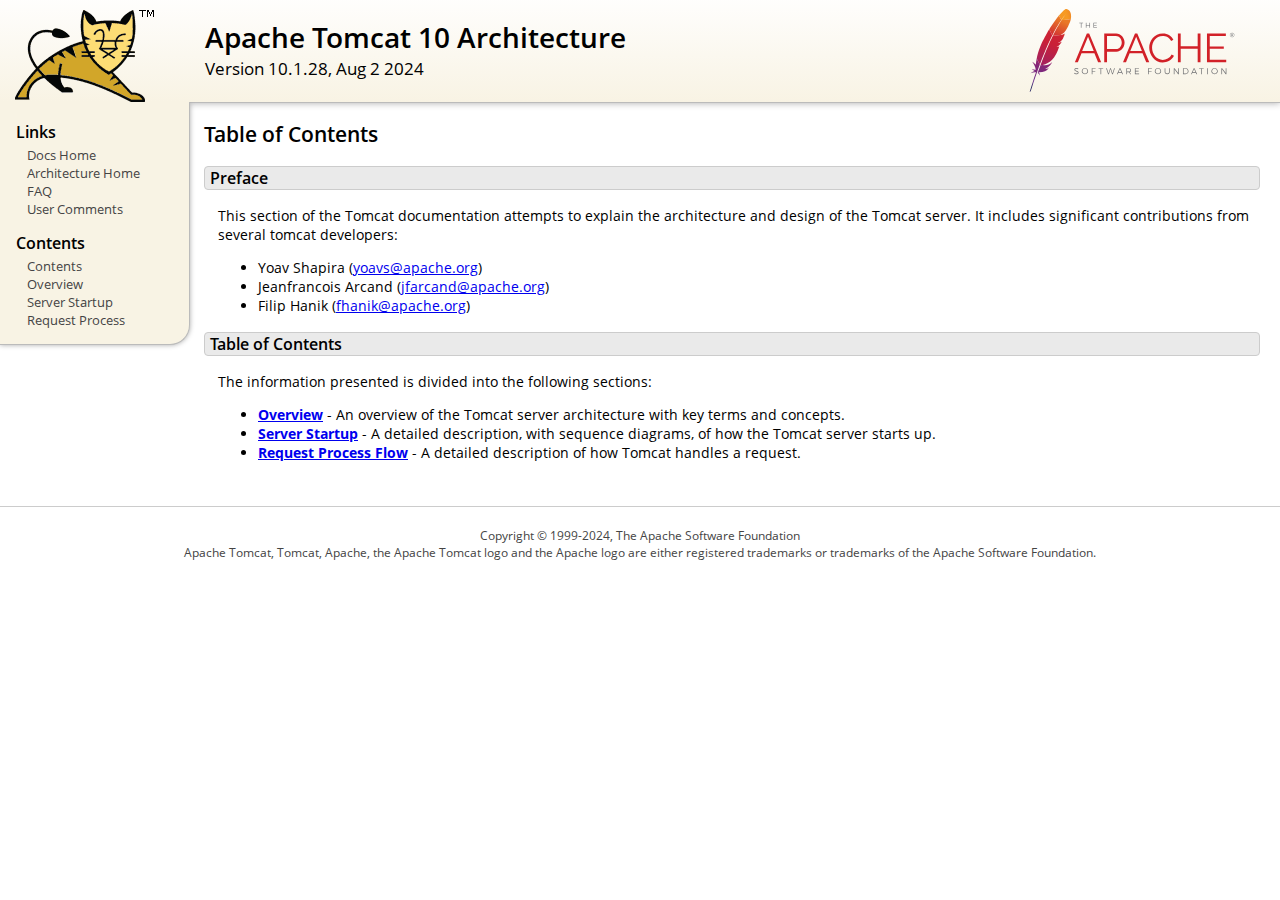
<file: Khita_Servlet/apache-tomcat-10.1.28/webapps/docs/architecture/index.html>
<!DOCTYPE html SYSTEM "about:legacy-compat">
<html lang="en"><head><META http-equiv="Content-Type" content="text/html; charset=UTF-8"><link href="../images/docs-stylesheet.css" rel="stylesheet" type="text/css"><title>Apache Tomcat 10 Architecture (10.1.28) - Table of Contents</title><meta name="author" content="Yoav Shapira"></head><body><div id="wrapper"><header><div id="header"><div><div><div class="logo noPrint"><a href="https://tomcat.apache.org/"><img alt="Tomcat Home" src="../images/tomcat.png"></a></div><div style="height: 1px;"></div><div class="asfLogo noPrint"><a href="https://www.apache.org/" target="_blank"><img src="../images/asf-logo.svg" alt="The Apache Software Foundation" style="width: 266px; height: 83px;"></a></div><h1>Apache Tomcat 10 Architecture</h1><div class="versionInfo">
            Version 10.1.28,
            <time datetime="2024-08-02">Aug 2 2024</time></div><div style="height: 1px;"></div><div style="clear: left;"></div></div></div></div></header><div id="middle"><div><div id="mainLeft" class="noprint"><div><nav><div><h2>Links</h2><ul><li><a href="../index.html">Docs Home</a></li><li><a href="index.html">Architecture Home</a></li><li><a href="https://cwiki.apache.org/confluence/display/TOMCAT/FAQ">FAQ</a></li><li><a href="#comments_section">User Comments</a></li></ul></div><div><h2>Contents</h2><ul><li><a href="index.html">Contents</a></li><li><a href="overview.html">Overview</a></li><li><a href="startup.html">Server Startup</a></li><li><a href="requestProcess.html">Request Process</a></li></ul></div></nav></div></div><div id="mainRight"><div id="content"><h2>Table of Contents</h2><h3 id="Preface">Preface</h3><div class="text">

<p>This section of the Tomcat documentation attempts to explain
the architecture and design of the Tomcat server.  It includes significant
contributions from several tomcat developers:
</p>
<ul>
<li>Yoav Shapira
    (<a href="mailto:yoavs@apache.org">yoavs@apache.org</a>)</li>
<li>Jeanfrancois Arcand
    (<a href="mailto:jfarcand@apache.org">jfarcand@apache.org</a>)</li>
<li>Filip Hanik
    (<a href="mailto:fhanik@apache.org">fhanik@apache.org</a>)</li>
</ul>

</div><h3 id="Table_of_Contents">Table of Contents</h3><div class="text">

<p>The information presented is divided into the following sections:</p>
<ul>
<li><a href="overview.html"><strong>Overview</strong></a> -
    An overview of the Tomcat server architecture with key terms
    and concepts.</li>
<li><a href="startup.html"><strong>Server Startup</strong></a> -
    A detailed description, with sequence diagrams, of how the Tomcat
    server starts up.</li>
<li><a href="requestProcess.html"><strong>Request Process Flow</strong></a> -
    A detailed description of how Tomcat handles a request.</li>
</ul>

</div></div></div></div></div><footer><div id="footer">
    Copyright &copy; 1999-2024, The Apache Software Foundation
    <br>
    Apache Tomcat, Tomcat, Apache, the Apache Tomcat logo and the Apache logo
    are either registered trademarks or trademarks of the Apache Software
    Foundation.
    </div></footer></div></body></html>
</file>
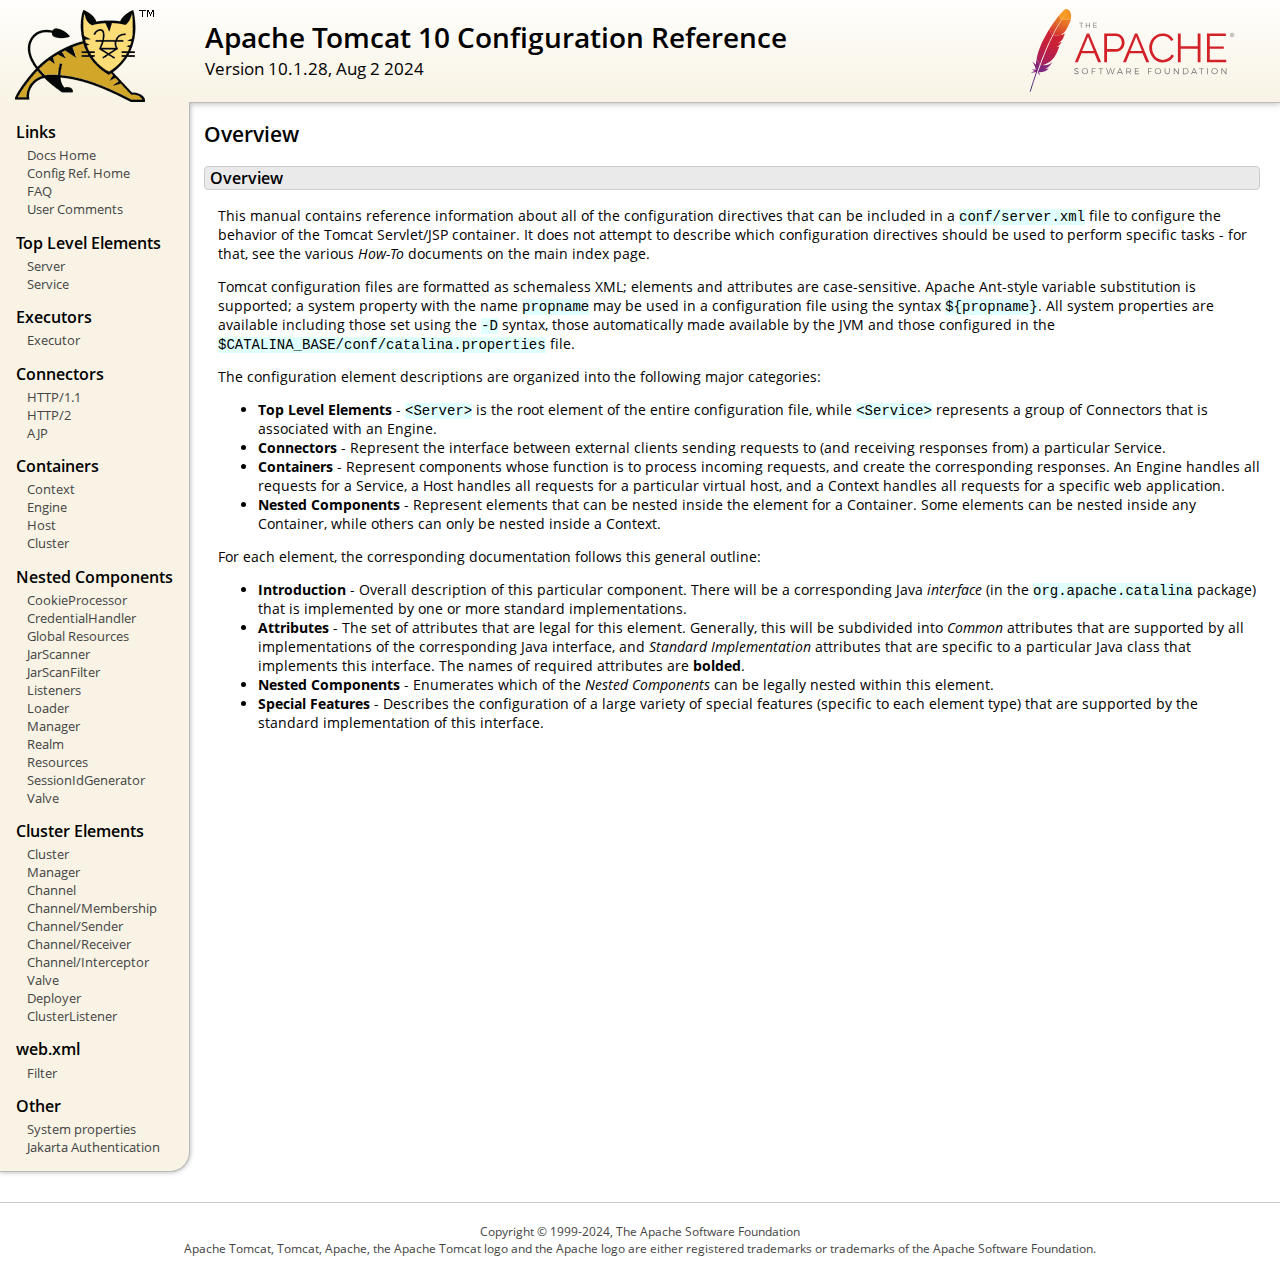
<file: Khita_Servlet/apache-tomcat-10.1.28/webapps/docs/config/index.html>
<!DOCTYPE html SYSTEM "about:legacy-compat">
<html lang="en"><head><META http-equiv="Content-Type" content="text/html; charset=UTF-8"><link href="../images/docs-stylesheet.css" rel="stylesheet" type="text/css"><title>Apache Tomcat 10 Configuration Reference (10.1.28) - Overview</title><meta name="author" content="Craig R. McClanahan"></head><body><div id="wrapper"><header><div id="header"><div><div><div class="logo noPrint"><a href="https://tomcat.apache.org/"><img alt="Tomcat Home" src="../images/tomcat.png"></a></div><div style="height: 1px;"></div><div class="asfLogo noPrint"><a href="https://www.apache.org/" target="_blank"><img src="../images/asf-logo.svg" alt="The Apache Software Foundation" style="width: 266px; height: 83px;"></a></div><h1>Apache Tomcat 10 Configuration Reference</h1><div class="versionInfo">
            Version 10.1.28,
            <time datetime="2024-08-02">Aug 2 2024</time></div><div style="height: 1px;"></div><div style="clear: left;"></div></div></div></div></header><div id="middle"><div><div id="mainLeft" class="noprint"><div><nav><div><h2>Links</h2><ul><li><a href="../index.html">Docs Home</a></li><li><a href="index.html">Config Ref. Home</a></li><li><a href="https://cwiki.apache.org/confluence/display/TOMCAT/FAQ">FAQ</a></li><li><a href="#comments_section">User Comments</a></li></ul></div><div><h2>Top Level Elements</h2><ul><li><a href="server.html">Server</a></li><li><a href="service.html">Service</a></li></ul></div><div><h2>Executors</h2><ul><li><a href="executor.html">Executor</a></li></ul></div><div><h2>Connectors</h2><ul><li><a href="http.html">HTTP/1.1</a></li><li><a href="http2.html">HTTP/2</a></li><li><a href="ajp.html">AJP</a></li></ul></div><div><h2>Containers</h2><ul><li><a href="context.html">Context</a></li><li><a href="engine.html">Engine</a></li><li><a href="host.html">Host</a></li><li><a href="cluster.html">Cluster</a></li></ul></div><div><h2>Nested Components</h2><ul><li><a href="cookie-processor.html">CookieProcessor</a></li><li><a href="credentialhandler.html">CredentialHandler</a></li><li><a href="globalresources.html">Global Resources</a></li><li><a href="jar-scanner.html">JarScanner</a></li><li><a href="jar-scan-filter.html">JarScanFilter</a></li><li><a href="listeners.html">Listeners</a></li><li><a href="loader.html">Loader</a></li><li><a href="manager.html">Manager</a></li><li><a href="realm.html">Realm</a></li><li><a href="resources.html">Resources</a></li><li><a href="sessionidgenerator.html">SessionIdGenerator</a></li><li><a href="valve.html">Valve</a></li></ul></div><div><h2>Cluster Elements</h2><ul><li><a href="cluster.html">Cluster</a></li><li><a href="cluster-manager.html">Manager</a></li><li><a href="cluster-channel.html">Channel</a></li><li><a href="cluster-membership.html">Channel/Membership</a></li><li><a href="cluster-sender.html">Channel/Sender</a></li><li><a href="cluster-receiver.html">Channel/Receiver</a></li><li><a href="cluster-interceptor.html">Channel/Interceptor</a></li><li><a href="cluster-valve.html">Valve</a></li><li><a href="cluster-deployer.html">Deployer</a></li><li><a href="cluster-listener.html">ClusterListener</a></li></ul></div><div><h2>web.xml</h2><ul><li><a href="filter.html">Filter</a></li></ul></div><div><h2>Other</h2><ul><li><a href="systemprops.html">System properties</a></li><li><a href="jaspic.html">Jakarta Authentication</a></li></ul></div></nav></div></div><div id="mainRight"><div id="content"><h2>Overview</h2><h3 id="Overview">Overview</h3><div class="text">

<p>This manual contains reference information about all of the configuration
directives that can be included in a <code>conf/server.xml</code> file to
configure the behavior of the Tomcat Servlet/JSP container.  It does not
attempt to describe which configuration directives should be used to perform
specific tasks - for that, see the various <em>How-To</em> documents on the
main index page.</p>

<p>Tomcat configuration files are formatted as schemaless XML; elements and
attributes are case-sensitive. Apache Ant-style variable substitution
is supported; a system property with the name <code>propname</code> may be
used in a configuration file using the syntax <code>${propname}</code>. All
system properties are available including those set using the <code>-D</code>
syntax, those automatically made available by the JVM and those configured in
the <code>$CATALINA_BASE/conf/catalina.properties</code> file.
</p>

<p>The configuration element descriptions are organized into the following
major categories:</p>
<ul>
<li><strong>Top Level Elements</strong> - <code>&lt;Server&gt;</code> is the
    root element of the entire configuration file, while
    <code>&lt;Service&gt;</code> represents a group of Connectors that is
    associated with an Engine.</li>
<li><strong>Connectors</strong> - Represent the interface between external
    clients sending requests to (and receiving responses from) a particular
    Service.</li>
<li><strong>Containers</strong> - Represent components whose function is to
    process incoming requests, and create the corresponding responses.
    An Engine handles all requests for a Service, a Host handles all requests
    for a particular virtual host, and a Context handles all requests for a
    specific web application.</li>
<li><strong>Nested Components</strong> - Represent elements that can be
    nested inside the element for a Container.  Some elements can be nested
    inside any Container, while others can only be nested inside a
    Context.</li>
</ul>

<p>For each element, the corresponding documentation follows this general
outline:</p>
<ul>
<li><strong>Introduction</strong> - Overall description of this particular
    component.  There will be a corresponding Java <em>interface</em> (in
    the <code>org.apache.catalina</code> package) that is implemented by one
    or more standard implementations.</li>
<li><strong>Attributes</strong> - The set of attributes that are legal for
    this element.  Generally, this will be subdivided into <em>Common</em>
    attributes that are supported by all implementations of the corresponding
    Java interface, and <em>Standard Implementation</em> attributes that are
    specific to a particular Java class that implements this interface.
    The names of required attributes are <strong>bolded</strong>.</li>
<li><strong>Nested Components</strong> - Enumerates which of the <em>Nested
    Components</em> can be legally nested within this element.</li>
<li><strong>Special Features</strong> - Describes the configuration of a large
    variety of special features (specific to each element type) that are
    supported by the standard implementation of this interface.</li>
</ul>

</div></div></div></div></div><footer><div id="footer">
    Copyright &copy; 1999-2024, The Apache Software Foundation
    <br>
    Apache Tomcat, Tomcat, Apache, the Apache Tomcat logo and the Apache logo
    are either registered trademarks or trademarks of the Apache Software
    Foundation.
    </div></footer></div></body></html>
</file>
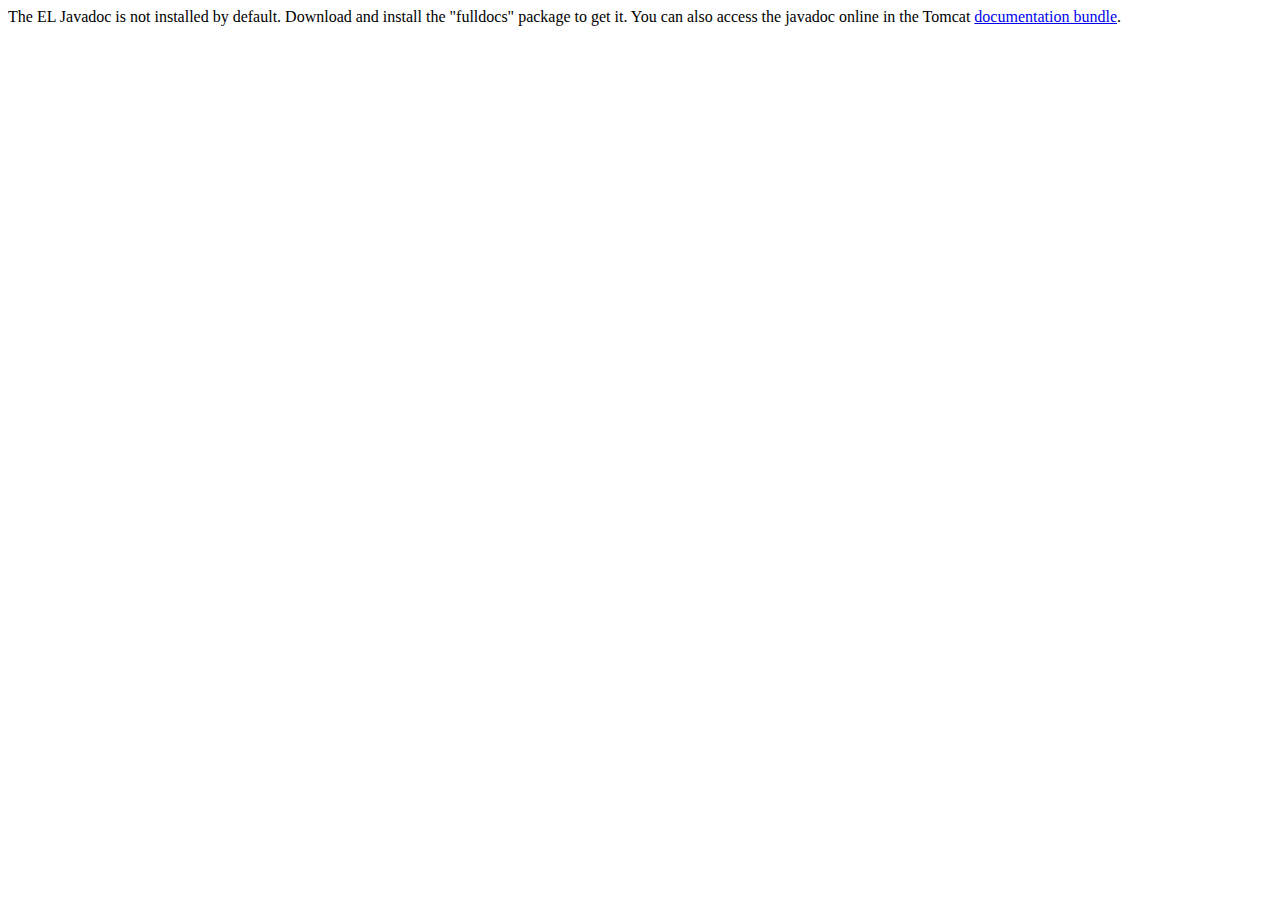
<file: Khita_Servlet/apache-tomcat-10.1.28/webapps/docs/elapi/index.html>
<!--
  Licensed to the Apache Software Foundation (ASF) under one or more
  contributor license agreements.  See the NOTICE file distributed with
  this work for additional information regarding copyright ownership.
  The ASF licenses this file to You under the Apache License, Version 2.0
  (the "License"); you may not use this file except in compliance with
  the License.  You may obtain a copy of the License at

      http://www.apache.org/licenses/LICENSE-2.0

  Unless required by applicable law or agreed to in writing, software
  distributed under the License is distributed on an "AS IS" BASIS,
  WITHOUT WARRANTIES OR CONDITIONS OF ANY KIND, either express or implied.
  See the License for the specific language governing permissions and
  limitations under the License.
-->
<!DOCTYPE html>
<html>
    <head>
    <meta charset="UTF-8" />
    <title>API docs</title>
</head>

<body>

The EL Javadoc is not installed by default. Download and install
the "fulldocs" package to get it.

You can also access the javadoc online in the Tomcat
<a href="https://tomcat.apache.org/tomcat-10.1-doc/">
documentation bundle</a>.

</body>
</html>
</file>
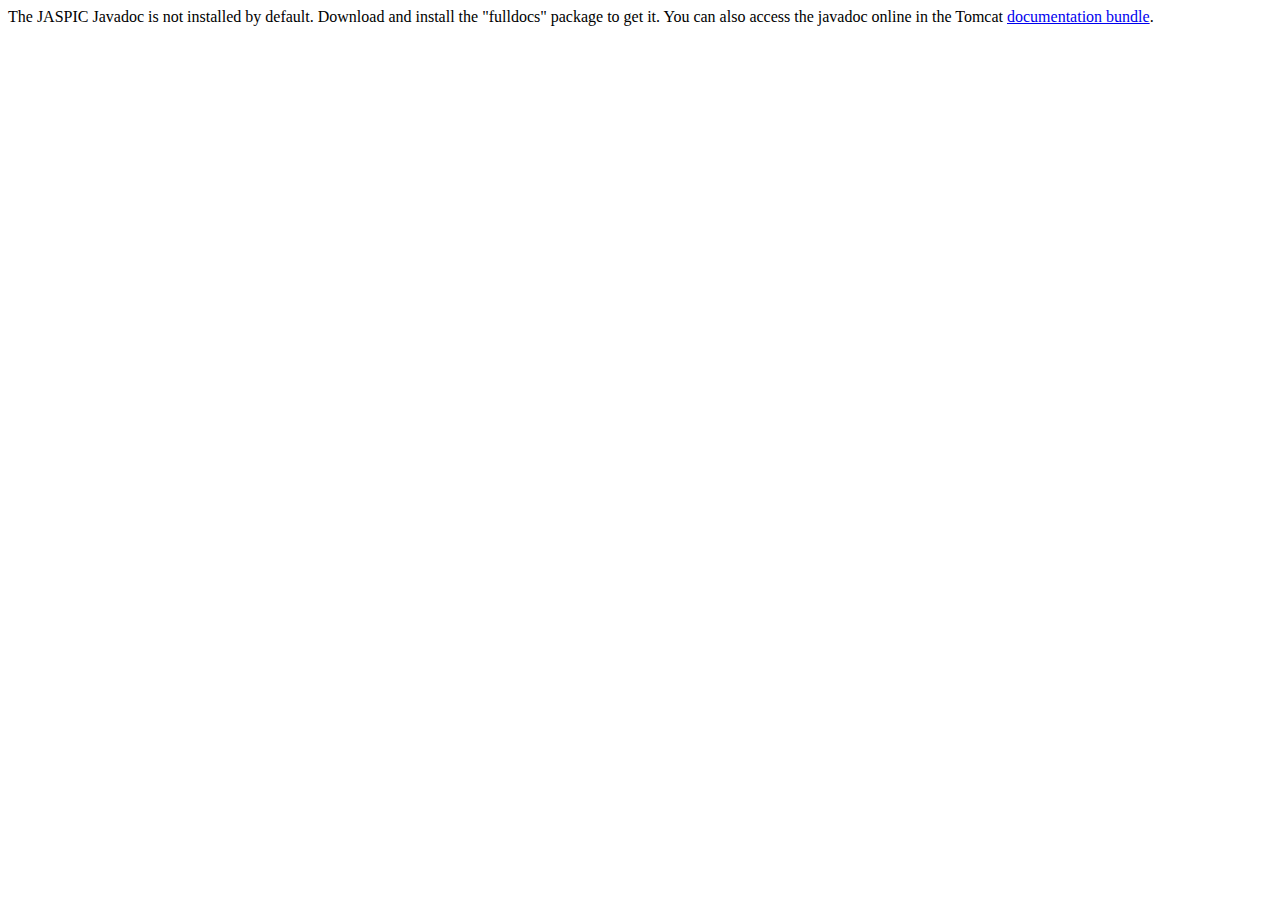
<file: Khita_Servlet/apache-tomcat-10.1.28/webapps/docs/jaspicapi/index.html>
<!--
  Licensed to the Apache Software Foundation (ASF) under one or more
  contributor license agreements.  See the NOTICE file distributed with
  this work for additional information regarding copyright ownership.
  The ASF licenses this file to You under the Apache License, Version 2.0
  (the "License"); you may not use this file except in compliance with
  the License.  You may obtain a copy of the License at

      http://www.apache.org/licenses/LICENSE-2.0

  Unless required by applicable law or agreed to in writing, software
  distributed under the License is distributed on an "AS IS" BASIS,
  WITHOUT WARRANTIES OR CONDITIONS OF ANY KIND, either express or implied.
  See the License for the specific language governing permissions and
  limitations under the License.
-->
<!DOCTYPE html>
<html>
<head>
    <meta charset="UTF-8" />
    <title>API docs</title>
</head>

<body>

The JASPIC Javadoc is not installed by default. Download and install
the "fulldocs" package to get it.

You can also access the javadoc online in the Tomcat
<a href="https://tomcat.apache.org/tomcat-10.1-doc/">
    documentation bundle</a>.

</body>
</html>
</file>
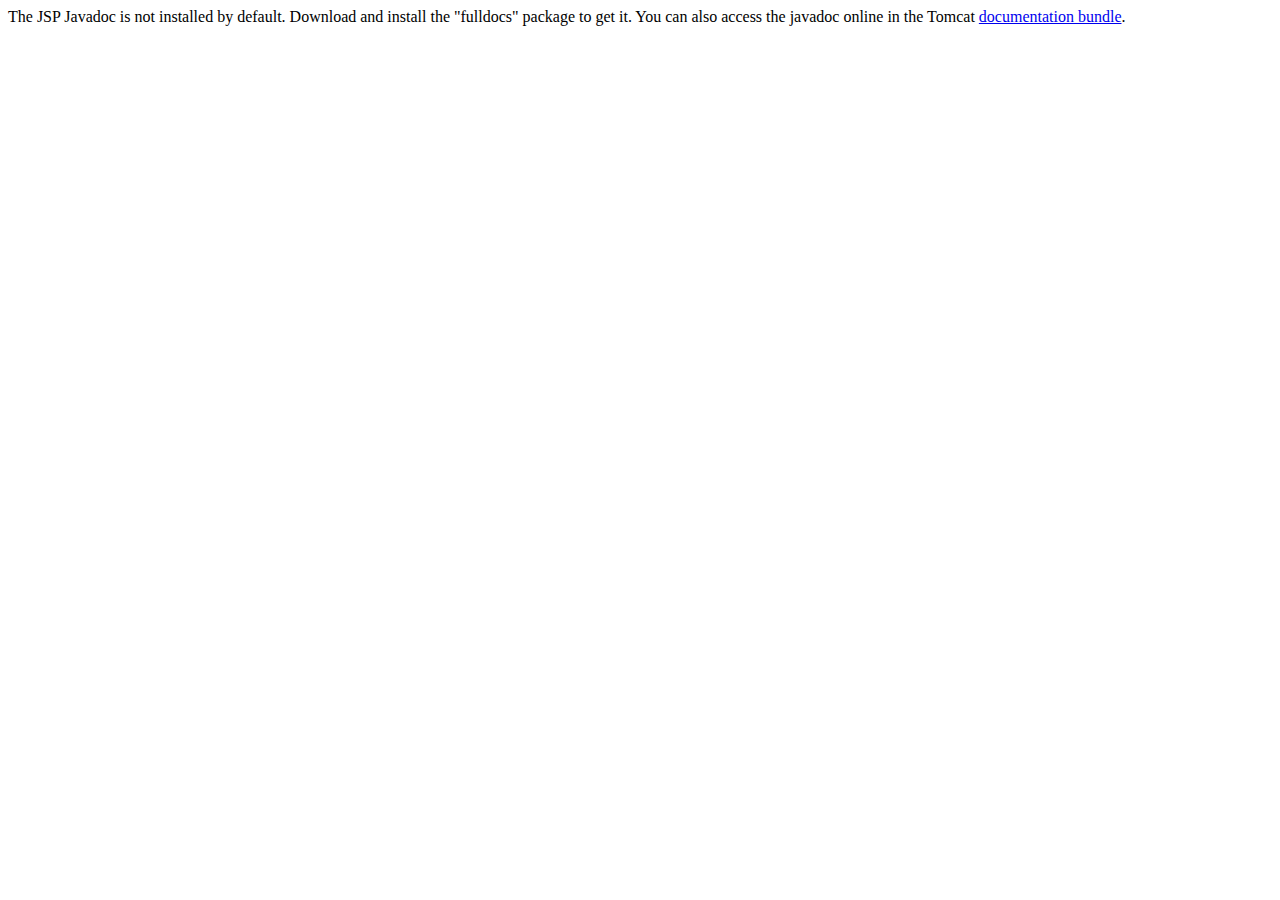
<file: Khita_Servlet/apache-tomcat-10.1.28/webapps/docs/jspapi/index.html>
<!--
  Licensed to the Apache Software Foundation (ASF) under one or more
  contributor license agreements.  See the NOTICE file distributed with
  this work for additional information regarding copyright ownership.
  The ASF licenses this file to You under the Apache License, Version 2.0
  (the "License"); you may not use this file except in compliance with
  the License.  You may obtain a copy of the License at

      http://www.apache.org/licenses/LICENSE-2.0

  Unless required by applicable law or agreed to in writing, software
  distributed under the License is distributed on an "AS IS" BASIS,
  WITHOUT WARRANTIES OR CONDITIONS OF ANY KIND, either express or implied.
  See the License for the specific language governing permissions and
  limitations under the License.
-->
<!DOCTYPE html>
<html>
    <head>
    <meta charset="UTF-8" />
    <title>API docs</title>
</head>

<body>

The JSP Javadoc is not installed by default. Download and install
the "fulldocs" package to get it.

You can also access the javadoc online in the Tomcat
<a href="https://tomcat.apache.org/tomcat-10.1-doc/">
documentation bundle</a>.

</body>
</html>
</file>
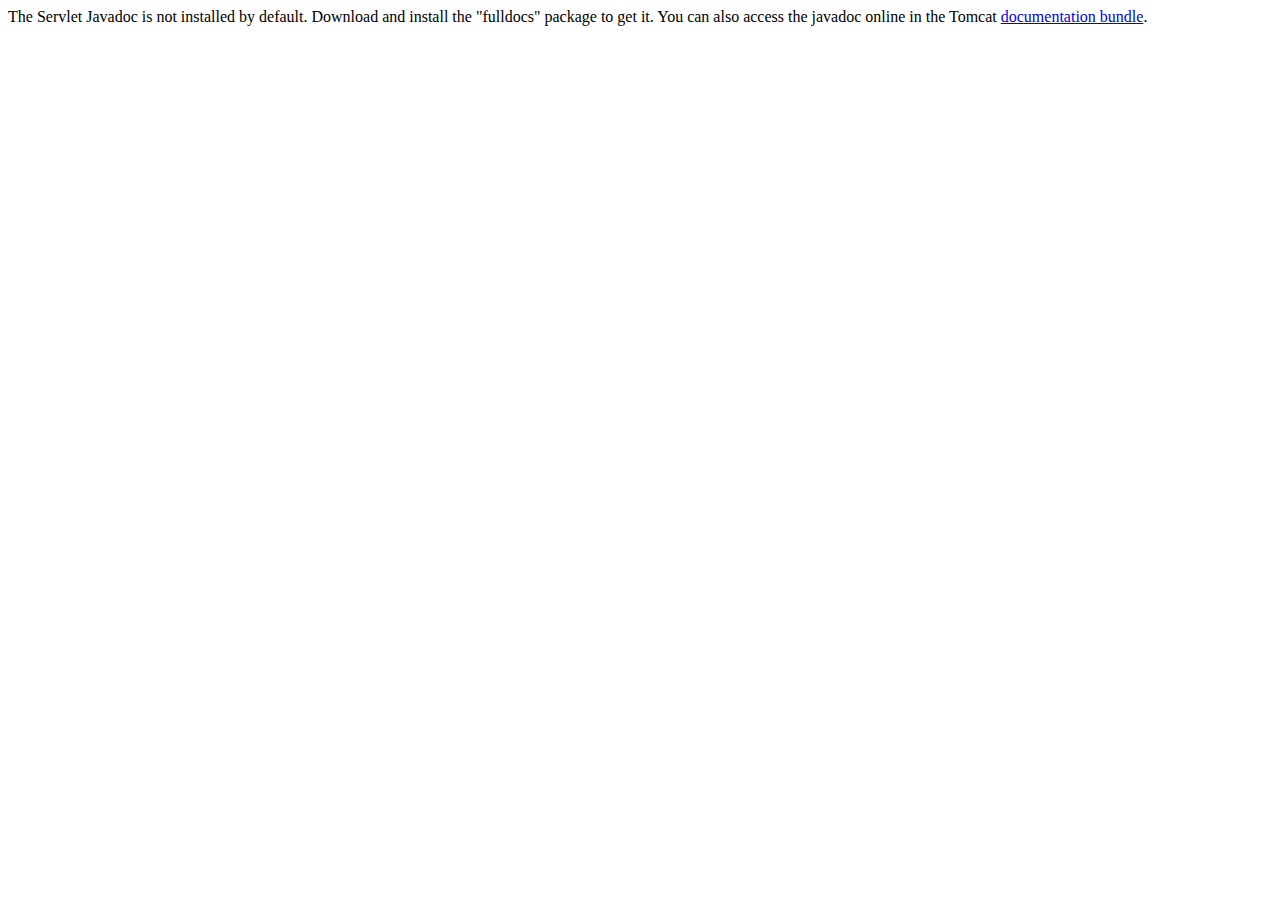
<file: Khita_Servlet/apache-tomcat-10.1.28/webapps/docs/servletapi/index.html>
<!--
  Licensed to the Apache Software Foundation (ASF) under one or more
  contributor license agreements.  See the NOTICE file distributed with
  this work for additional information regarding copyright ownership.
  The ASF licenses this file to You under the Apache License, Version 2.0
  (the "License"); you may not use this file except in compliance with
  the License.  You may obtain a copy of the License at

      http://www.apache.org/licenses/LICENSE-2.0

  Unless required by applicable law or agreed to in writing, software
  distributed under the License is distributed on an "AS IS" BASIS,
  WITHOUT WARRANTIES OR CONDITIONS OF ANY KIND, either express or implied.
  See the License for the specific language governing permissions and
  limitations under the License.
-->
<!DOCTYPE html>
<html>
    <head>
    <meta charset="UTF-8" />
    <title>API docs</title>
</head>

<body>

The Servlet Javadoc is not installed by default. Download and install
the "fulldocs" package to get it.

You can also access the javadoc online in the Tomcat
<a href="https://tomcat.apache.org/tomcat-10.1-doc/">
documentation bundle</a>.

</body>
</html>
</file>
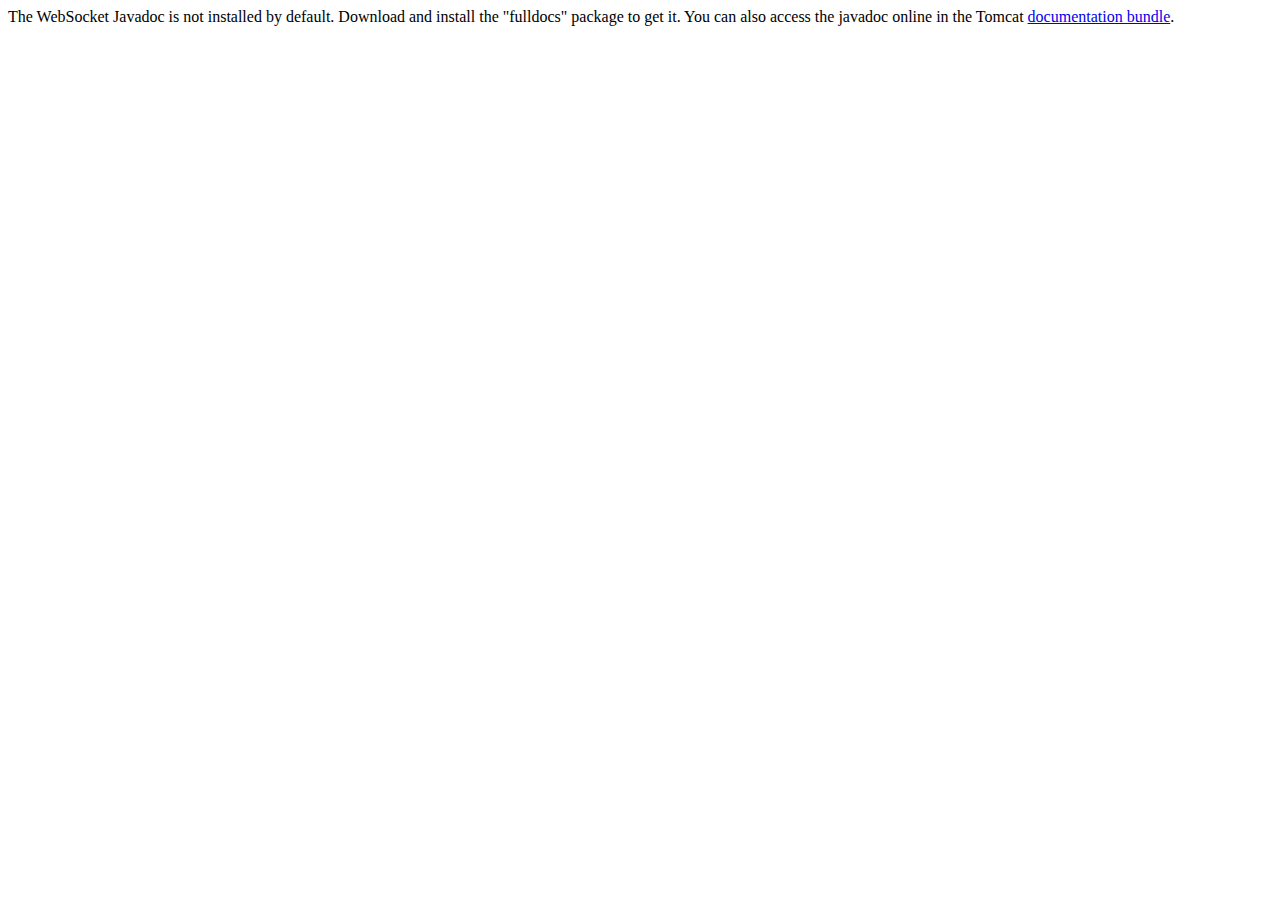
<file: Khita_Servlet/apache-tomcat-10.1.28/webapps/docs/websocketapi/index.html>
<!--
  Licensed to the Apache Software Foundation (ASF) under one or more
  contributor license agreements.  See the NOTICE file distributed with
  this work for additional information regarding copyright ownership.
  The ASF licenses this file to You under the Apache License, Version 2.0
  (the "License"); you may not use this file except in compliance with
  the License.  You may obtain a copy of the License at

      http://www.apache.org/licenses/LICENSE-2.0

  Unless required by applicable law or agreed to in writing, software
  distributed under the License is distributed on an "AS IS" BASIS,
  WITHOUT WARRANTIES OR CONDITIONS OF ANY KIND, either express or implied.
  See the License for the specific language governing permissions and
  limitations under the License.
-->
<!DOCTYPE html>
<html>
    <head>
    <meta charset="UTF-8" />
    <title>API docs</title>
</head>

<body>

The WebSocket Javadoc is not installed by default. Download and install
the "fulldocs" package to get it.

You can also access the javadoc online in the Tomcat
<a href="https://tomcat.apache.org/tomcat-10.1-doc/">
documentation bundle</a>.

</body>
</html>
</file>
<file: style.css>
@import url("https://fonts.googleapis.com/css2?family=Poppins:ital,wght@0,100;0,200;0,300;0,400;0,500;0,600;0,700;0,800;0,900;1,100;1,200;1,300;1,400;1,500;1,600;1,700;1,800;1,900&display=swap");

* {
  padding: 0;
  margin: 0;
  font-family: "Poppins";
}

/* Transição suave de link */
html {
  scroll-behavior: smooth;
  font-family: "Poppins";
}

/* Definição das cores do site por variáveis */
:root {
  --brancoPrincipal: #ffffff;
  --brancoHover: #ebebeb;
  --azul: #384384;
  --amareloPrincipal: #fac552;
  --amareloHover: #faaf54;
  --cor-secundaria: #514869;
  --cor-secundaria-hover: #424769;
  --cor-fundo: #f6f6f6;
}

/* Tirando as bolinhas das listas */
li {
  list-style: none;
}

/* Fazendo o hr estar estilizado e com cor certa */
hr {
  height: 3px;
  background-color: var(--cor-secundaria-hover);
  margin: 0;
}

body {
  background: linear-gradient(to right, var(--azul), #b49664);
}

.conteudo-principal {
  width: 100%;
  height: 100%;

  padding-bottom: 7%;

  display: flex;
  align-items: center;

  background: linear-gradient(45deg, var(--azul), var(--amareloPrincipal));
}

.texto {
  width: 50%;
  height: 100%;

  display: flex;
  flex-direction: column;
  align-items: center;
}

.texto .logo {
  width: 100%;
  height: 30%;

  display: flex;
  align-items: center;
}

.texto .logo img {
  width: 40%;
  margin-left: 10%;
}

.texto .conteudo {
  width: 60%;
  height: 70%;
}

.texto .conteudo h1 {
  color: var(--brancoPrincipal);
  font-size: 380%;
  font-family: "Gill Sans", "Gill Sans MT", Calibri, "Trebuchet MS", sans-serif;
  text-align: center;
}

.texto .conteudo h1 strong {
  color: var(--amareloPrincipal);
  animation: pulse 1.5s infinite alternate;
  filter: drop-shadow(3px 3px 3px black);
}

@keyframes pulse {
  0%,
  100% {
    text-shadow: 0 0 2px #fff, 0 0 4px var(--amareloHover),
      0 0 6px var(--amareloHover), 0 0 20px var(--amareloHover);
  }
  50% {
    text-shadow: 0 0 2px #fff, 0 0 2px var(--amareloHover),
      0 0 9px var(--amareloHover), 0 0 40px var(--amareloHover);
  }
}

.texto .conteudo .botoes {
  display: flex;
  justify-content: space-around;
  min-width: 100%;
  white-space: nowrap; /* Garante que o texto fique em uma linha só */
}

.texto .conteudo .botoes a {
  text-decoration: none;
  font-size: 160%;

  padding: 15px;
  margin-right: 2px;
  border-radius: 20px;

  color: black;
  background-color: var(--amareloPrincipal);

  transition: 0.5s;
}

.texto .conteudo .botoes a:hover {
  color: var(--brancoHover);
  background-color: #e1b14a;
  box-shadow: 4px 4px 0px 0px;
}

.imagemPrimeiro {
  width: 50%;
  height: 100%;
  filter: drop-shadow(8px 8px 8px rgba(255, 255, 255, 0.925));
  display: flex;
  justify-content: center;
  align-items: center;
}

.imagemPrimeiro img {
  rotate: 20deg;
  width: 65%;
}

@media screen and (max-width: 1080px) {
  .texto .logo img {
    width: 80%;
  }

  .conteudo-principal {
    flex-direction: column;
  }

  .texto .conteudo {
    width: 100%;
  }

  .texto .conteudo h1 {
    font-size: 8vw;
  }

  .texto .conteudo .botoes a {
    font-size: 3vw;
  }

  .imagemPrimeiro img {
    width: 100%;
  }
}

.login {
  position: absolute;
  right: 4%;
  top: 6%;
  background-color: var(--azul);
  border-radius: 15px;
  z-index: 1;

  transition: 0.3s;
}

.login img {
  width: 60px;
}

.login:hover {
  color: var(--brancoHover);
  box-shadow: 0px 0px 40px 8px;
}

/* Conteúdos */

/* Inicio seção Sobre Nós*/

/* Centraliza e define a cor do texto  */
.sobre {
  display: flex;
  flex-direction: column;
  align-items: center;
  justify-content: center;
  color: var(--cor-fundo);
}

/* Container da seção Sobre Nós com layout flexível e espaçamento */
.containerSobre {
  display: flex;
  align-items: center;
  flex-direction: column;
  margin: 20px auto;
  max-width: 55%; /* Limita a largura máxima da seção */
  gap: 30px;

  h3 {
    text-align: center;
  }

  /* Arrumando o layout do texto dentro do container */
  .text {
    background-color: var(--cor-secundaria);
    color: var(--cor-fundo);
    padding: 15px;
    line-height: 1.5;
    text-align: justify;
  }
}

/* Caixa com informações dispostas ao lado do ícone */
.caixa {
  display: flex;
  margin: 10px 0;
  min-height: 325px;
  border-radius: 10px;
  overflow: hidden; /* Esconde conteúdo que ultrapassa a borda */
  box-shadow: 0 5px 7px rgba(0, 0, 0, 0.2); /* Adiciona sombra */
  transition: 0.5s ease; /* Transição suave para o efeito hover */
  cursor: pointer;
}

/* Efeito de escala ao passar o mouse */
.caixa:hover {
  transform: scale(1.05);
}

/* Ícone alinhado ao centro na seção */
.icone {
  display: flex;
  align-items: center;
  justify-content: center;
  padding: 50px;
  background-color: var(--amareloPrincipal); /* Cor de fundo do ícone */
  color: var(--cor-fundo); /* Cor do ícone */
}

/* Ajusta o tamanho e cor do ícone */
.icone img {
  width: 65px;
  height: 65px;
  filter: brightness(0) invert(1); /* Inverte a cor do ícone */
}

/* Ajustes para telas pequenas */
@media screen and (max-width: 700px) {
  .caixa {
    display: block; /* Alinha a caixa verticalmente em telas menores */
    margin: 10px 0;
    min-height: 300px;
    border-radius: 10px;
    overflow: hidden;
    box-shadow: 0 5px 7px rgba(0, 0, 0, 0.2);
    transition: 0.3s ease; /* Diminui o tempo da transição */
    cursor: pointer;
  }
}

/* Fim seção sobre nós */

/*
/* Seção "Projetos" */
.projetos {
  font-family: Arial, sans-serif;
  display: flex;
  justify-content: center;
  align-items: center;
  height: 100%;
}

.bolaKhiata {
  position: relative;
  padding: 0;
  overflow: hidden;
  min-height: 100%;
  min-width: 100%;
  display: flex;
  flex-direction: column;
  justify-content: center;
  z-index: 0;
}

.bolaKhiata::before,
.bolaKhiata::after {
  content: "";
  position: absolute;
  border-radius: 50%;
  background: var(--amareloPrincipal);
}

.bolaKhiata::before {
  width: 350px;
  height: 350px;
  top: -100px;
  left: -100px;
}

.bolaKhiata::after {
  width: 300px;
  height: 300px;
  bottom: -150px;
  right: -100px;
}

.contentTMJ {
  display: flex;
  justify-content: space-between;
  margin: 6% 10%;
  z-index: 1;

  h2 {
    font-size: 3rem;
  }
}

.left {
  color: var(--brancoHover);
  display: flex;
  flex-direction: column;
  align-items: center;
  justify-content: center;
  flex: 1;
  min-width: 300px;
  max-width: 500px;
}

.right img {
  width: 100%;
  filter: drop-shadow(4px 4px 4px rgba(255, 255, 255, 0.925));
}

.right {
  width: 40%;
  display: flex;
  align-items: center;
}

#sobreKhiata {
  margin-top: 15px;
  font-weight: 500;
  line-height: 1.8;
  text-align: justify;
  font-size: 20px;
}

/* @media de toda seção de projetos */
@media screen and (max-width: 1280px) {
  .bolaKhiata::before,
  .bolaKhiata::after {
    content: "";
    position: absolute;
    border-radius: 50%;
    background: #faaf544c;
  }

  .contentTMJ {
    flex-direction: column;
    align-items: center;
    justify-content: center;
    margin: 10% 0;
    row-gap: 50px;
    max-width: 100%;
  }

  .left {
    /* min-width: 300px; */
    max-width: 50%;
  }
}
/* Fim seção projeto */

/* Inicio seção Funcionalidade */
.phone-screen {
  border-radius: 25px;
  border: 2px solid var(--amareloPrincipal);
  transition: 0.3s ease;
  margin-top: 3%;
  z-index: 99;
}

iframe {
  width: 95%;
  height: 95%;
  position: absolute;
  left: 2%;
  top: 2%;
  overflow: hidden;
  cursor: pointer;
  border: none;
  border-radius: 25px;
  transition: filter 0.3s ease;
}

.phone-interactive {
  width: 250px;
  height: 560px;
  position: relative;
  background-color: #000000;
  box-shadow: 0 5px 7px rgba(0, 0, 0, 0.5);
}

.funcionalidade {
  display: flex;
  flex-direction: column;
  align-items: center;
}

.funcionalidade .texto {
  text-align: center;
  color: var(--cor-fundo);
  margin-bottom: 6%;

  p {
    color: #d3d2d2;
  }
}

@media screen and (max-width: 430px) {
  /* Ajustes para telas de celulares */
  .funcionalidade {
    display: none;
  }
  .esconderLinha {
    display: none;
  }
}

/* ------------------------------------------------------------- */
/* CARDS */
.bodycard {
  display: flex;
  align-items: center;
  justify-content: center;
  min-height: 100vh;
  box-sizing: border-box;
  text-align: center;
  color: #303030;
}

.title1card,
.title2card {
  color: var(--cor-fundo);
  position: relative;
  font-size: 2em;
  margin-block-start: 0.67em;
  font-weight: bold;
}

.title1card {
  grid-area: title1;
}

.title2card {
  grid-area: title2;
}

/* INICIO DOS POPUPS */
.popup {
  display: none; /* Esconde o pop-up inicialmente */
  position: fixed;
  top: 0;
  left: 0;
  width: 100%;
  height: 100%;
  background-color: rgba(0, 0, 0, 0.6); /* Fundo escuro semi-transparente */
  z-index: 9999; /* Garante que o pop-up fique sobre outros elementos */
}

.popup-content {
  background-color: var(--brancoPrincipal);
  margin: 100px auto;
  padding: 40px;
  border-radius: 10px;
  width: 95%;
  max-width: 800px;
  box-shadow: 0 8px 16px rgba(0, 0, 0, 0.3);
  display: flex;
  flex-direction: column;
  position: relative;
  overflow: hidden;
}

.close-btn {
  position: absolute;
  top: 10px;
  right: 15px;
  font-size: 28px;
  color: #333;
  cursor: pointer;
  transition: color 0.3s;
}

.close-btn:hover {
  color: #ff4d4d;
}

.popup-header {
  display: flex;
  justify-content: space-between;
  align-items: center;
  border-bottom: 1px solid #ddd;
  padding-bottom: 10px;
  margin-bottom: 20px;
}

.popup-body {
  display: flex;
  flex-direction: row;
  gap: 20px;
}

.popup-left, .popup-right {
  flex: 1;
  padding: 2rem;
}

.popup-left {
  text-align: center;
}

.popup-left img {
  border-radius: 50%;
  width: 150px;
  height: 150px;
  object-fit: cover;
  margin-bottom: 1rem;
  border: 3px solid #ccc;
  transition: border-color 0.3s;
}

.popup-left img:hover {
  border-color: #333;
}

.popup-desc {
  font-size: 1rem;
  color: #666;
  margin-top: 10px;
}

.popup-right p {
  font-size: 1rem;
  color: #333;
}

.popup-right p strong {
  color: #555;
}

.popup-content p {
  margin: 0.5rem 0;
}

/* Responsividade */
@media (max-width: 768px) {
  .popup-content {
    width: 95%;
    padding: 0;
    margin: 5px auto;
    }
  .close-btn {
    font-size: 24px;
    margin-top: 5px;
  }

  .popup-body{
    flex-direction: column;
  }
  .popup-left img {
    width: 15%;
    height: auto;
  }
  .popup-left, .popup-right {
    padding: 0;
  }
  .popup-right p{
    font-size: 0.8rem;
    padding: 0 10px;
  }
  .popup-desc{
    font-size: 0.8rem;
    padding: 0 25px;
  }
}

/* FIM DOS POPUPS */


.container_card1 {
  grid-area: card1;
  height: 0px;
  /* margin-bottom: ; */
}

.container_card2 {
  grid-area: card2;
  height: 0px;
}

.container_card3 {
  grid-area: card3;
  height: 0px;
}

.container_card4 {
  grid-area: card4;
  height: 0px;
}

.container_card5 {
  grid-area: card5;
  height: 0px;
}

.container_card6 {
  grid-area: card6;
  height: 0px;
}

.container_card7 {
  grid-area: card7;
  height: 0px;
}

.container_card8 {
  grid-area: card8;
  margin-left: 250px;
  height: 0px;
}

.container_card9 {
  grid-area: card9;
  margin-left: 30px;
  height: 0px;
}

.container_card10 {
  grid-area: card10;
  margin-left: 250px;
  height: 0px;
}

.container_card11 {
  grid-area: card11;
  margin-left: 30px;
  height: 0px;
}

.sub_cards {
  grid-area: sub;
  display: flex;
  padding-left: 13%;
  gap: 40px;
}

.all_cards {
  display: grid;
  justify-content: center;
  gap: 40px;
  grid-template-rows: 50px 300px 390px 50px 300px 300px;
  grid-template-areas:
    "title1 title1 title1 title1"
    "card1 card2 card3 card4"
    "sub sub sub sub"
    "title2 title2 title2 title2"
    "card8 card8 card9 card9"
    "card10 card10 card11 card11";
  min-width: 98.95vw;
  height: 1570px;
}

/* Todos cards */
/* Tamanho e transição do card */
.card {
  width: 270px;
  height: 200px;

  /* Tamamho e fonte */
  h3 {
    margin: 22px 0 5px 0;
    font-size: 24px;
    padding: 0;
  }

  /* mudando cor do texto do card  */
  h4 {
    color: #797575;
  }

  p {
    color: #797575;
    font-size: 16px;
    margin-bottom: 5px;
  }
}

/* Arrumando todos os cards */
.card_1 {
  position: relative;
  z-index: 1;
  transition: 0.5s;
  transform: translateY(100px);
}

.imagem {
  position: absolute;
  top: 0;
  left: 0;
  width: 100%;
  height: 100%;
  background-color: #384384;
  border-radius: 25px;
  transition: 0.7s;

  /* imagem */
  img {
    width: 150px;
    height: 150px;
    border-radius: 50%;
    object-fit: cover;
    border: 4px solid #ffffff;
    padding: 4px;
    position: absolute;
    top: 50%;
    left: 50%;
    transform: translate(-50%, -50%);
  }
}

/* 1º ano */

/* Transição para não ter uma mudança brusca na tela do usuário */
.card .contentcard {
  transition: transform 0.5s ease-in-out;
}

/* Icone do veja mais para todos os cards */
.mais1::after,
.mais2::after,
.mais3::after,
.mais4::after,
.mais5::after,
.mais6::after,
.mais7::after,
.mais8::after,
.mais9::after,
.mais10::after,
.mais11::after {
  content: "Veja mais";
  color: white;
  padding: 10px;
  background-color: #007bff;
  position: absolute;
  width: 100px;
  height: 40px;
  bottom: 15px;
  border-radius: 10px;
  left: 50%;
  transform: translateX(-50%);
  cursor: pointer;
  box-sizing: border-box;
  font-family: "Poppins", sans-serif;
}

/* card code*/

.container_card1 .card.card1_2,
.container_card2 .card.card2_2,
.container_card3 .card.card3_2,
.container_card4 .card.card4_2,
.container_card5 .card.card5_2,
.container_card6 .card.card6_2,
.container_card7 .card.card7_2,
.container_card8 .card.card8_2,
.container_card9 .card.card9_2,
.container_card10 .card.card10_2,
.container_card11 .card.card11_2 {
  position: relative;
  display: flex;
  height: 195px;
  justify-content: center;
  align-items: center;
  transition: 0.5s;
  transform: translateY(-99px);
  border-radius: 25px;
  background-color: var(--cor-fundo);
  box-shadow: 0 20px 40px rgba(0, 0, 0, 0.3);
}

/*Modificando borda quando passa o mouse por cima */
.container_card1:hover .imagem,
.container_card2:hover .imagem,
.container_card3:hover .imagem,
.container_card4:hover .imagem,
.container_card5:hover .imagem,
.container_card6:hover .imagem,
.container_card7:hover .imagem,
.container_card8:hover .imagem,
.container_card9:hover .imagem,
.container_card10:hover .imagem,
.container_card11:hover .imagem {
  border-radius: 25px 25px 0 0;
}

/* Mexer no card quando passa o mouse por cima */
.container_card1:hover .card.card_1,
.container_card2:hover .card.card_1,
.container_card3:hover .card.card_1,
.container_card4:hover .card.card_1,
.container_card5:hover .card.card_1,
.container_card6:hover .card.card_1,
.container_card7:hover .card.card_1,
.container_card8:hover .card.card_1,
.container_card9:hover .card.card_1,
.container_card10:hover .card.card_1,
.container_card11:hover .card.card_1 {
  transform: translateY(0px);
}

/* Borda */
/* Parte de baixo do card descer quando passa o mouse por cima */
.container_card1:hover .card.card1_2,
.container_card2:hover .card.card2_2,
.container_card3:hover .card.card3_2,
.container_card4:hover .card.card4_2,
.container_card5:hover .card.card5_2,
.container_card6:hover .card.card6_2,
.container_card7:hover .card.card7_2,
.container_card8:hover .card.card8_2,
.container_card9:hover .card.card9_2,
.container_card10:hover .card.card10_2,
.container_card11:hover .card.card11_2 {
  border-radius: 0 0 25px 25px;
  transform: translateY(0px);
}

/* Mudando o lugar para onde o content do container vai quando passa o mouse por cima.
  No caso o texto do card */
.container_card1:hover .card.card1_2 .contentcard,
.container_card2:hover .card.card2_2 .contentcard,
.container_card3:hover .card.card3_2 .contentcard,
.container_card4:hover .card.card4_2 .contentcard,
.container_card5:hover .card.card5_2 .contentcard,
.container_card6:hover .card.card6_2 .contentcard,
.container_card7:hover .card.card7_2 .contentcard,
.container_card8:hover .card.card8_2 .contentcard,
.container_card9:hover .card.card9_2 .contentcard,
.container_card10:hover .card.card10_2 .contentcard,
.container_card11:hover .card.card11_2 .contentcard {
  transform: translateY(-30px);
}

/* --------------------------------------------------------- */
/* responsividade cards */

/* 1266px */
@media (max-width: 1266px) {
  .sub_cards {
    display: flex;
    padding-left: 13%;
    gap: 40px;
  }

  .card {
    width: 240px;
    height: 175px;
  }

  .imagem img {
    width: 120px;
    height: 120px;
  }

  .contentcard p {
    display: none;
  }

  /* card com responsividade 1 */
  .container_card1 .card.card1_2,
  .container_card2 .card.card2_2,
  .container_card3 .card.card3_2,
  .container_card4 .card.card4_2,
  .container_card5 .card.card5_2,
  .container_card6 .card.card6_2,
  .container_card7 .card.card7_2,
  .container_card8 .card.card8_2,
  .container_card9 .card.card9_2,
  .container_card10 .card.card10_2,
  .container_card11 .card.card11_2 {
    height: 160px;
    transform: translateY(-75px);
    border-radius: 25px;
    /* background-color:; */
  }

  .container_card1:hover .card.card1_2 .contentcard,
  .container_card2:hover .card.card2_2 .contentcard,
  .container_card3:hover .card.card3_2 .contentcard,
  .container_card4:hover .card.card4_2 .contentcard,
  .container_card5:hover .card.card5_2 .contentcard,
  .container_card6:hover .card.card6_2 .contentcard,
  .container_card7:hover .card.card7_2 .contentcard,
  .container_card8:hover .card.card8_2 .contentcard,
  .container_card9:hover .card.card9_2 .contentcard,
  .container_card10:hover .card.card10_2 .contentcard,
  .container_card11:hover .card.card11_2 .contentcard {
    transform: translateY(-40px);
  }
}

/* Fim responsividade 1266px */

/* Responsividade 1113px */
@media (max-width: 1113px) {
  .all_cards {
    grid-template-rows: 50px 300px 390px 50px 300px 300px;
    grid-template-areas:
      "title1 title1 title1 title1"
      "card1 card2 card3 card4"
      "sub sub sub sub"
      "title2 title2 title2 title2"
      "card8 card8 card9 card9"
      "card10 card10 card11 card11";
    min-width: 98.95vw;
    height: 1550px;
  }

  .card {
    width: 200px;
    height: 150px;

    h3 {
      margin: 22px 0 5px 0;
      font-size: 20px;
      padding: 0;
    }
  }

  .imagem img {
    width: 100px;
    height: 100px;
  }

  .contentcard h4,
  .contentcard p {
    display: none;
  }

  /* card com responsividade 1 */
  .container_card1 .card.card1_2,
  .container_card2 .card.card2_2,
  .container_card3 .card.card3_2,
  .container_card4 .card.card4_2,
  .container_card5 .card.card5_2,
  .container_card6 .card.card6_2,
  .container_card7 .card.card7_2,
  .container_card8 .card.card8_2,
  .container_card9 .card.card9_2,
  .container_card10 .card.card10_2,
  .container_card11 .card.card11_2 {
    height: 140px;
    transform: translateY(-41px);
  }

  .container_card1:hover .card.card1_2 .contentcard,
  .container_card2:hover .card.card2_2 .contentcard,
  .container_card3:hover .card.card3_2 .contentcard,
  .container_card4:hover .card.card4_2 .contentcard,
  .container_card5:hover .card.card5_2 .contentcard,
  .container_card6:hover .card.card6_2 .contentcard,
  .container_card7:hover .card.card7_2 .contentcard,
  .container_card8:hover .card.card8_2 .contentcard,
  .container_card9:hover .card.card9_2 .contentcard,
  .container_card10:hover .card.card10_2 .contentcard,
  .container_card11:hover .card.card11_2 .contentcard {
    transform: translateY(-40px);
  }

  /* Fim responsividade 1113 */

  /* Responsividade *** */
  @media (max-width: 950px) {
    .container_card8,
    .container_card9,
    .container_card10,
    .container_card11 {
      margin-left: 0;
    }

    .sub_cards {
      padding: 0;
      gap: 60px;
      flex-wrap: wrap;
    }

    .all_cards {
      justify-content: center;
      grid-template-rows: 50px repeat(2, 180px) 480px 0 repeat(2, 220px);
      grid-template-columns: repeat(2, 220px);
      grid-template-areas:
        "title1 title1"
        "card1 card2"
        "card3 card4"
        "sub sub"
        "title2 title2"
        "card8 card9"
        "card10 card11";
      column-gap: 40px;
      row-gap: 80px;
      height: 1900px;
    }

    .card {
      width: 200px;
      height: 150px;

      h3 {
        margin: 22px 0 5px 0;
        font-size: 20px;
        padding: 0;
      }
    }

    .imagem img {
      width: 100px;
      height: 100px;
    }

    .contentcard h4 {
      display: none;
    }

    /* card com responsividade 1 */
    .container_card1 .card.card1_2,
    .container_card2 .card.card2_2,
    .container_card3 .card.card3_2,
    .container_card4 .card.card4_2,
    .container_card5 .card.card5_2,
    .container_card6 .card.card6_2,
    .container_card7 .card.card7_2,
    .container_card8 .card.card8_2,
    .container_card9 .card.card9_2,
    .container_card10 .card.card10_2,
    .container_card11 .card.card11_2 {
      height: 140px;
      transform: translateY(-40px);
    }

    .container_card1:hover .card.card1_2 .contentcard,
    .container_card2:hover .card.card2_2 .contentcard,
    .container_card3:hover .card.card3_2 .contentcard,
    .container_card4:hover .card.card4_2 .contentcard,
    .container_card5:hover .card.card5_2 .contentcard,
    .container_card6:hover .card.card6_2 .contentcard,
    .container_card7:hover .card.card7_2 .contentcard,
    .container_card8:hover .card.card8_2 .contentcard,
    .container_card9:hover .card.card9_2 .contentcard,
    .container_card10:hover .card.card10_2 .contentcard,
    .container_card11:hover .card.card11_2 .contentcard {
      transform: translateY(-40px);
    }
  }

  /* Fim responsividade 1113 */

  /* Responsividade 320 */
  @media (max-width: 431px) {
    .container_card8,
    .container_card9,
    .container_card10,
    .container_card11 {
      margin-left: 0;
    }

    .sub_cards {
      padding: 0;
      gap: 40px;
      flex-wrap: wrap;
    }

    .all_cards {
      justify-content: center;
      grid-template-rows: 50px repeat(4, 200px) 815px 50px repeat(2, 220px);
      grid-template-columns: 220px;
      grid-template-areas:
        "title1"
        "card1"
        "card2"
        "card3"
        "card4"
        "sub"
        "title2"
        "card8"
        "card9"
        "card10"
        "card11";
      row-gap: 80px;
      height: 3400px;
    }

    .card {
      width: 200px;
      height: 150px;

      h3 {
        margin: 22px 0 5px 0;
        font-size: 20px;
        padding: 0;
      }
    }

    .imagem img {
      width: 100px;
      height: 100px;
    }

    .contentcard h4,
    .contentcard p {
      display: none;
    }

    /* card com responsividade 1 */
    .container_card1 .card.card1_2,
    .container_card2 .card.card2_2,
    .container_card3 .card.card3_2,
    .container_card4 .card.card4_2,
    .container_card5 .card.card5_2,
    .container_card6 .card.card6_2,
    .container_card7 .card.card7_2,
    .container_card8 .card.card8_2,
    .container_card9 .card.card9_2,
    .container_card10 .card.card10_2,
    .container_card11 .card.card11_2 {
      height: 140px;
      transform: translateY(-40px);
    }

    .container_card1:hover .card.card1_2 .contentcard,
    .container_card2:hover .card.card2_2 .contentcard,
    .container_card3:hover .card.card3_2 .contentcard,
    .container_card4:hover .card.card4_2 .contentcard,
    .container_card5:hover .card.card5_2 .contentcard,
    .container_card6:hover .card.card6_2 .contentcard,
    .container_card7:hover .card.card7_2 .contentcard,
    .container_card8:hover .card.card8_2 .contentcard,
    .container_card9:hover .card.card9_2 .contentcard,
    .container_card10:hover .card.card10_2 .contentcard,
    .container_card11:hover .card.card11_2 .contentcard {
      transform: translateY(-40px);
    }
  }
}

/* Estilos do Footer */
.site-footer {
  background-color: var(--cor-secundaria-hover);
  color: #fff;
  padding: 20px 10px;
  font-family: Arial, sans-serif;
}

.footer-container {
  display: flex;
  justify-content: space-between;
  flex-wrap: wrap;
  max-width: 100%;
  margin: auto;
}

.footer {
  flex: 1 1 200px;
  padding: 10px;
}

.site-footer .footer-khi {
  width: 100px;
  height: 130px;
  margin-left: 40px;
  margin-bottom: 20px;
}

.footer-logo {
  width: 150px;
  margin-bottom: 10px;
}

.footer h3 {
  border-bottom: 2px solid #fff;
  padding-bottom: 5px;
  margin-bottom: 10px;
}

.footer ul {
  list-style: none;
  padding: 0;
  margin: 0;
}

.footer ul li a,
.footer a {
  color: #fff;
  text-decoration: none;
}

.footer a {
  margin-right: 10px;
}

.footer a:hover {
  text-decoration: underline;
}

.footer-bottom {
  text-align: center;
  margin-top: 20px;
  font-size: 0.9em;
}

/* Responsividade */
@media (max-width: 768px) {
  .footer-container {
    flex-direction: column;
    align-items: center;
    text-align: center;
  }

  .footer {
    flex: 1 1 100%;
    padding: 10px 0;
  }

  .site-footer .footer-logo,
  .site-footer .footer-khi {
    margin: 0 auto;
    display: block;
  }
}

@media (max-width: 480px) {
  .footer h3 {
    font-size: 1.1em;
  }

  .footer-bottom {
    font-size: 0.8em;
  }
}
</file>
<file: Khita_Servlet/apache-tomcat-10.1.28/webapps/docs/images/docs-stylesheet.css>
@charset "utf-8";
/*
  Licensed to the Apache Software Foundation (ASF) under one or more
  contributor license agreements.  See the NOTICE file distributed with
  this work for additional information regarding copyright ownership.
  The ASF licenses this file to You under the Apache License, Version 2.0
  (the "License"); you may not use this file except in compliance with
  the License.  You may obtain a copy of the License at

      http://www.apache.org/licenses/LICENSE-2.0

  Unless required by applicable law or agreed to in writing, software
  distributed under the License is distributed on an "AS IS" BASIS,
  WITHOUT WARRANTIES OR CONDITIONS OF ANY KIND, either express or implied.
  See the License for the specific language governing permissions and
  limitations under the License.
*/

/* Fonts */
@import url("fonts/fonts.css");

/* General style */

h1, h2, h3, h4, h5, h6, th {
  font-weight: 600;
}

body {
  margin: 0;
}

body, input {
  font-family: 'Open Sans', sans-serif;
  font-size: 10.5pt;
}

code, pre {
  font-family: Consolas, monospace;
}

img {
  border: 0;
}

table {
  border-collapse: collapse;
  text-align: left;
}
table *:not(table) {
  /* Prevent border-collapsing for table child elements like <div> */
  border-collapse: separate;
}

th {
  text-align: left;
}

main {
  /* Remove this once all IEs support <main> element */
  display: block;
}


/* Layout */

#wrapper {
  min-width: 400px;
}

#header {
  border-bottom: 1px solid #bbb;
}

@media not print {
    #header {
        box-shadow: 0 0 7px #aaa;
    }
}

#header > div {
  padding-left: 15px;
  padding-right: 15px;

  /* Work-around for old browsers: */
  background-color: #F8F3E4;
  background: linear-gradient(to bottom, #ffffff -10%, #F8F3E4 100%);
  position: relative;
}

#header .logo {
  float: left;
  padding-top: 10px;
  min-width: 190px;
}

#header .logo  img{
  /* To avoid that the Font Descender being added to the parent div's height */
  vertical-align: middle;
}

#header .asfLogo {
  float: right;
  position: relative;
  top: 8px;
}

#header h1 {
  margin-top: 0.6em;
  margin-bottom: 0;
}

#header .versionInfo {
  font-size: 13pt;
  margin-bottom: 1em;
}

#middle {
  display: table;
  table-layout: fixed;
  margin: 0;
  width: 100%;
}
#middle > div { display: table-row; }
#middle > div > div { display: table-cell; vertical-align: top; }



#mainLeft {
  width: 190px;
}

#mainLeft > div {
  margin-top: -1px; /* to overwrite border of element above */
  padding-left: 16px;
  padding-right: 14px;
  padding-top: 6px;
  padding-bottom: 15px;
  background-color: #F8F3E4;
  border-right: 1px solid #bbb;
  border-bottom: 1px solid #bbb;
  font-size: 10pt;
  border-bottom-right-radius: 20px;
  box-shadow: 0 0 5px #aaa;
}

#mainLeft h2 {
  margin-bottom: 0.2em;
  font-size: 1.2em;
}

#mainLeft ul {
  padding: 0;
  margin: 0;
  list-style-type: none;
}

#mainLeft ul a {
  text-indent: -0.6em;
  padding-left: 1.4em;
  display: block;
  text-decoration: none;
  color: #444;
}
#mainLeft ul a:hover {
  color: #000;
  background-color: #D1c9b9;
}

#mainRight {
  padding-left: 14px;
  padding-right: 20px;

}

#footer {
  margin-top: 30px;
  padding-top: 20px;
  padding-bottom: 20px;
  padding-left: 20px;
  padding-right: 20px;
  border-top: 1px solid #ccc;
  color: #444;
  text-align: center;
  /* font-style: italic; */
  font-size: 9pt;
}


/* Content */

#content div.text {
  padding-left: 1em;
  padding-left: 1em;
}

#content h3, #content h4, #content h5, #content h6 {
  padding-left: 5px;
  padding-right: 5px;
  background-color: #eaeaea;
}

@media not print {
    #content h3, #content h4, #content h5, #content h6 {
        border: 1px solid #ccc;
        border-radius: 4px;
    }
}

#content h4, #content h5, #content h6 {
  background-color: #f6f6f6;
}

code {
  background-color: rgb(224,255,255);
}

div.codeBox pre code, code.attributeName, code.propertyName, code.noHighlight, .noHighlight code {
  background-color: transparent;
}
div.codeBox {
  overflow: auto;
  margin: 1em 0;
}
div.codeBox pre {
  margin: 0;
  padding: 4px;
  border: 1px solid #999;
  border-radius: 5px;
  background-color: #eff8ff;
  display: table; /* To prevent <pre>s from taking the complete available width. */
  /*
  When it is officially supported, use the following CSS instead of display: table
  to prevent big <pre>s from exceeding the browser window:
  max-width: available;
  width: min-content;
  */
}

div.codeBox pre.wrap {
  white-space: pre-wrap;
}


table.defaultTable tr, table.detail-table tr {
    border: 1px solid #CCC;
}

table.defaultTable tr:nth-child(even), table.detail-table tr:nth-child(even) {
    background-color: #FAFBFF;
}

table.defaultTable tr:nth-child(odd), table.detail-table tr:nth-child(odd) {
    background-color: #EEEFFF;
}

table.defaultTable th, table.detail-table th {
  background-color: #88b;
  color: #fff;
}

table.defaultTable th, table.defaultTable td, table.detail-table th, table.detail-table td {
  padding: 5px 8px;
}


p.notice {
  border: 1px solid rgb(255, 0, 0);
  background-color: rgb(238, 238, 238);
  color: rgb(0, 51, 102);
  padding: 0.5em;
  margin: 1em 2em 1em 1em;
}


/* Changelog-Styles */

ul.changelog {
  padding-left: 1em;
  list-style-type: none;
}

ul.changelog  li{
  padding-top: 5px;
  padding-bottom: 5px;
}

ul.changelog img {
  vertical-align: middle
}


/* Printer-only Styles */
@media print {
    .noPrint { display: none; }
    #middle > div > div#mainLeft { display: none; }
    a { color: inherit; text-decoration: none; }
}

/* Fix for Comments section which contains a <h4> */
#comments_thread h1, #comments_thread h2, #comments_thread h3, #comments_thread h4, #comments_thread h5, #comments_thread h6 {
    border: none;
    background-color: transparent;
}
</file>
